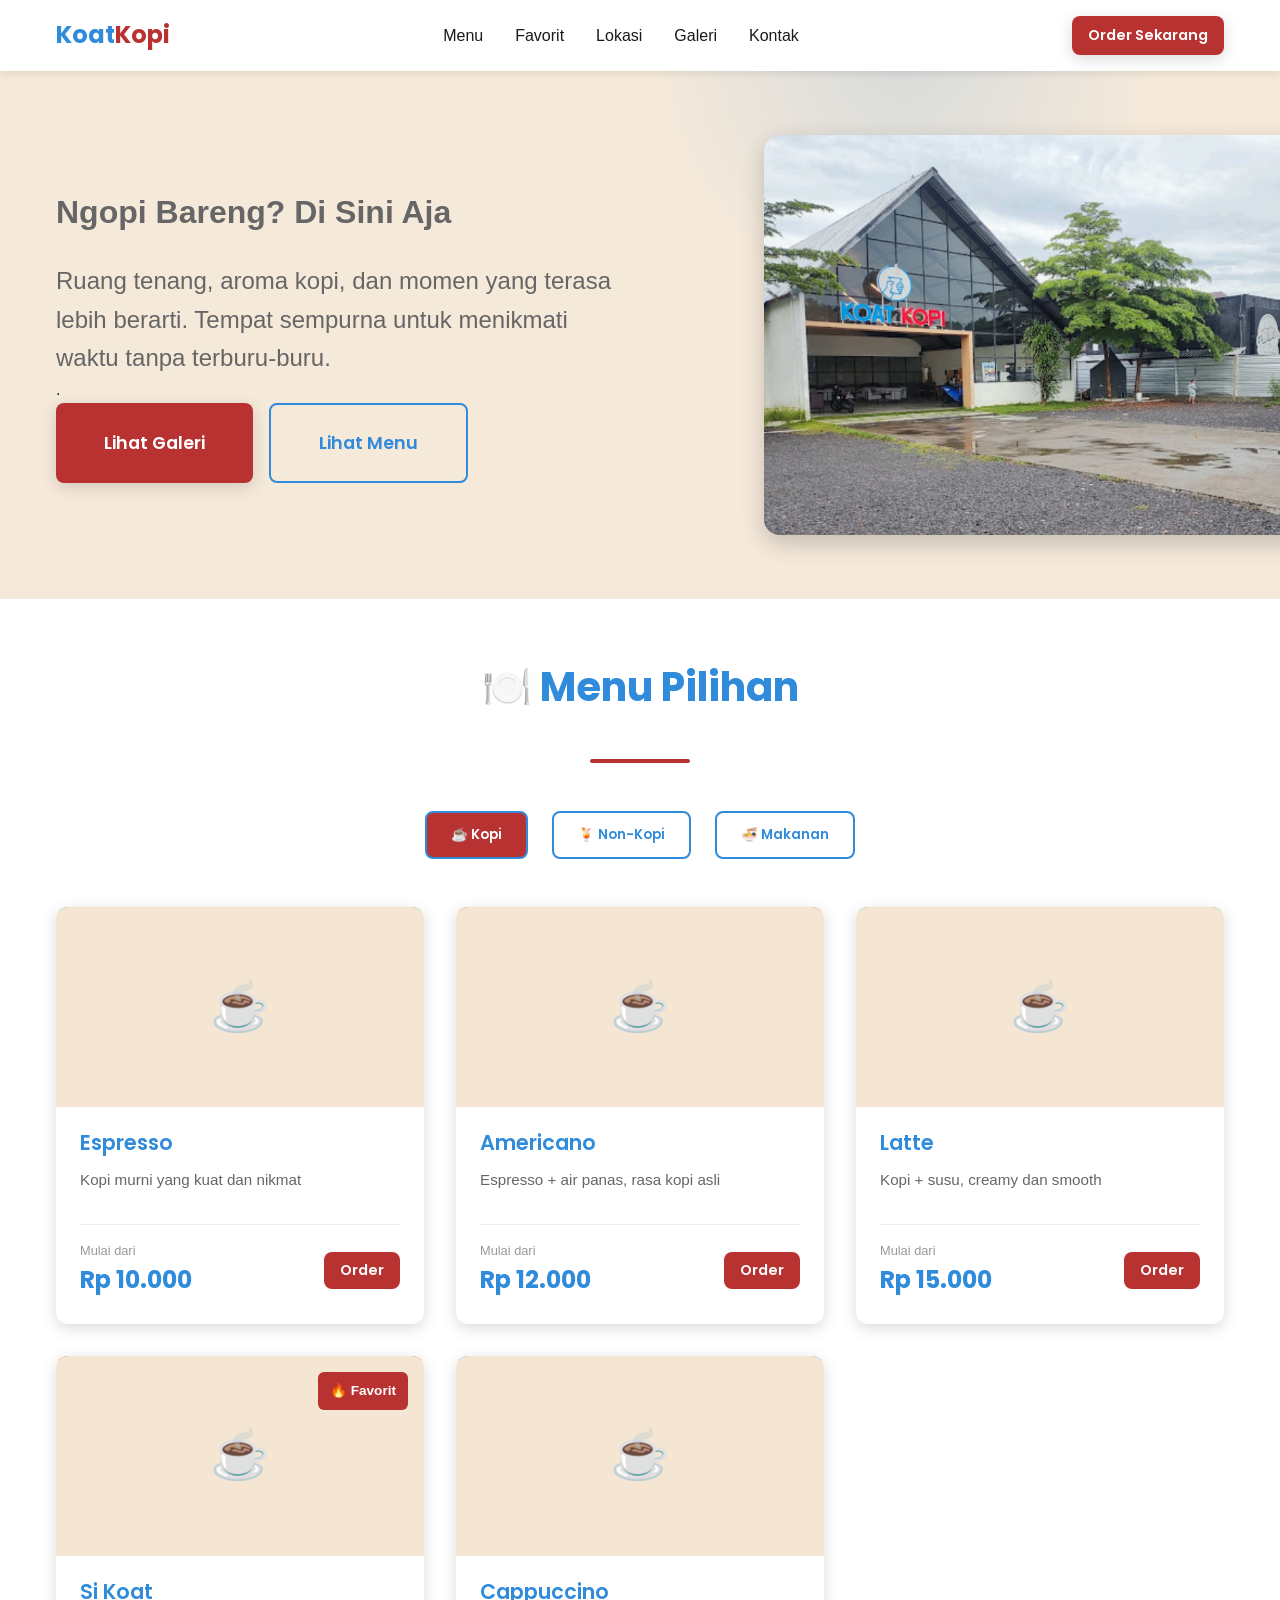
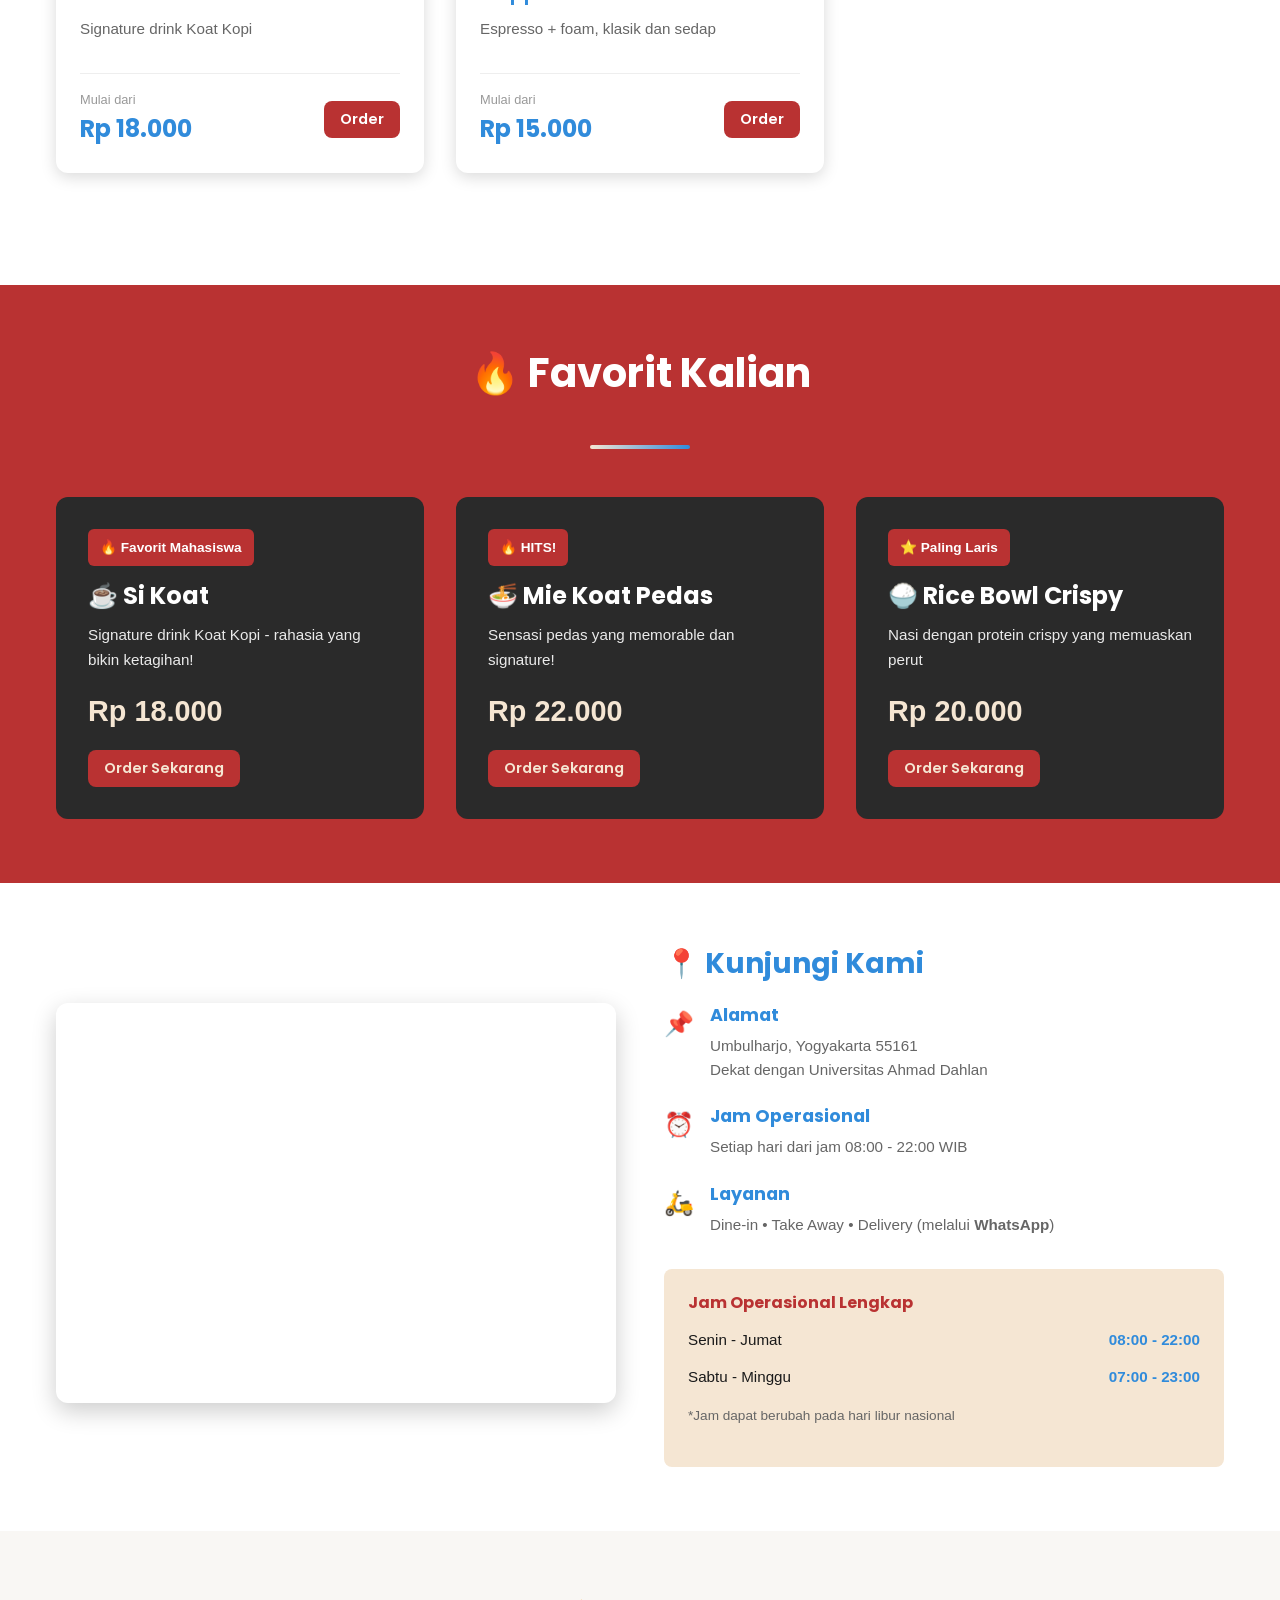
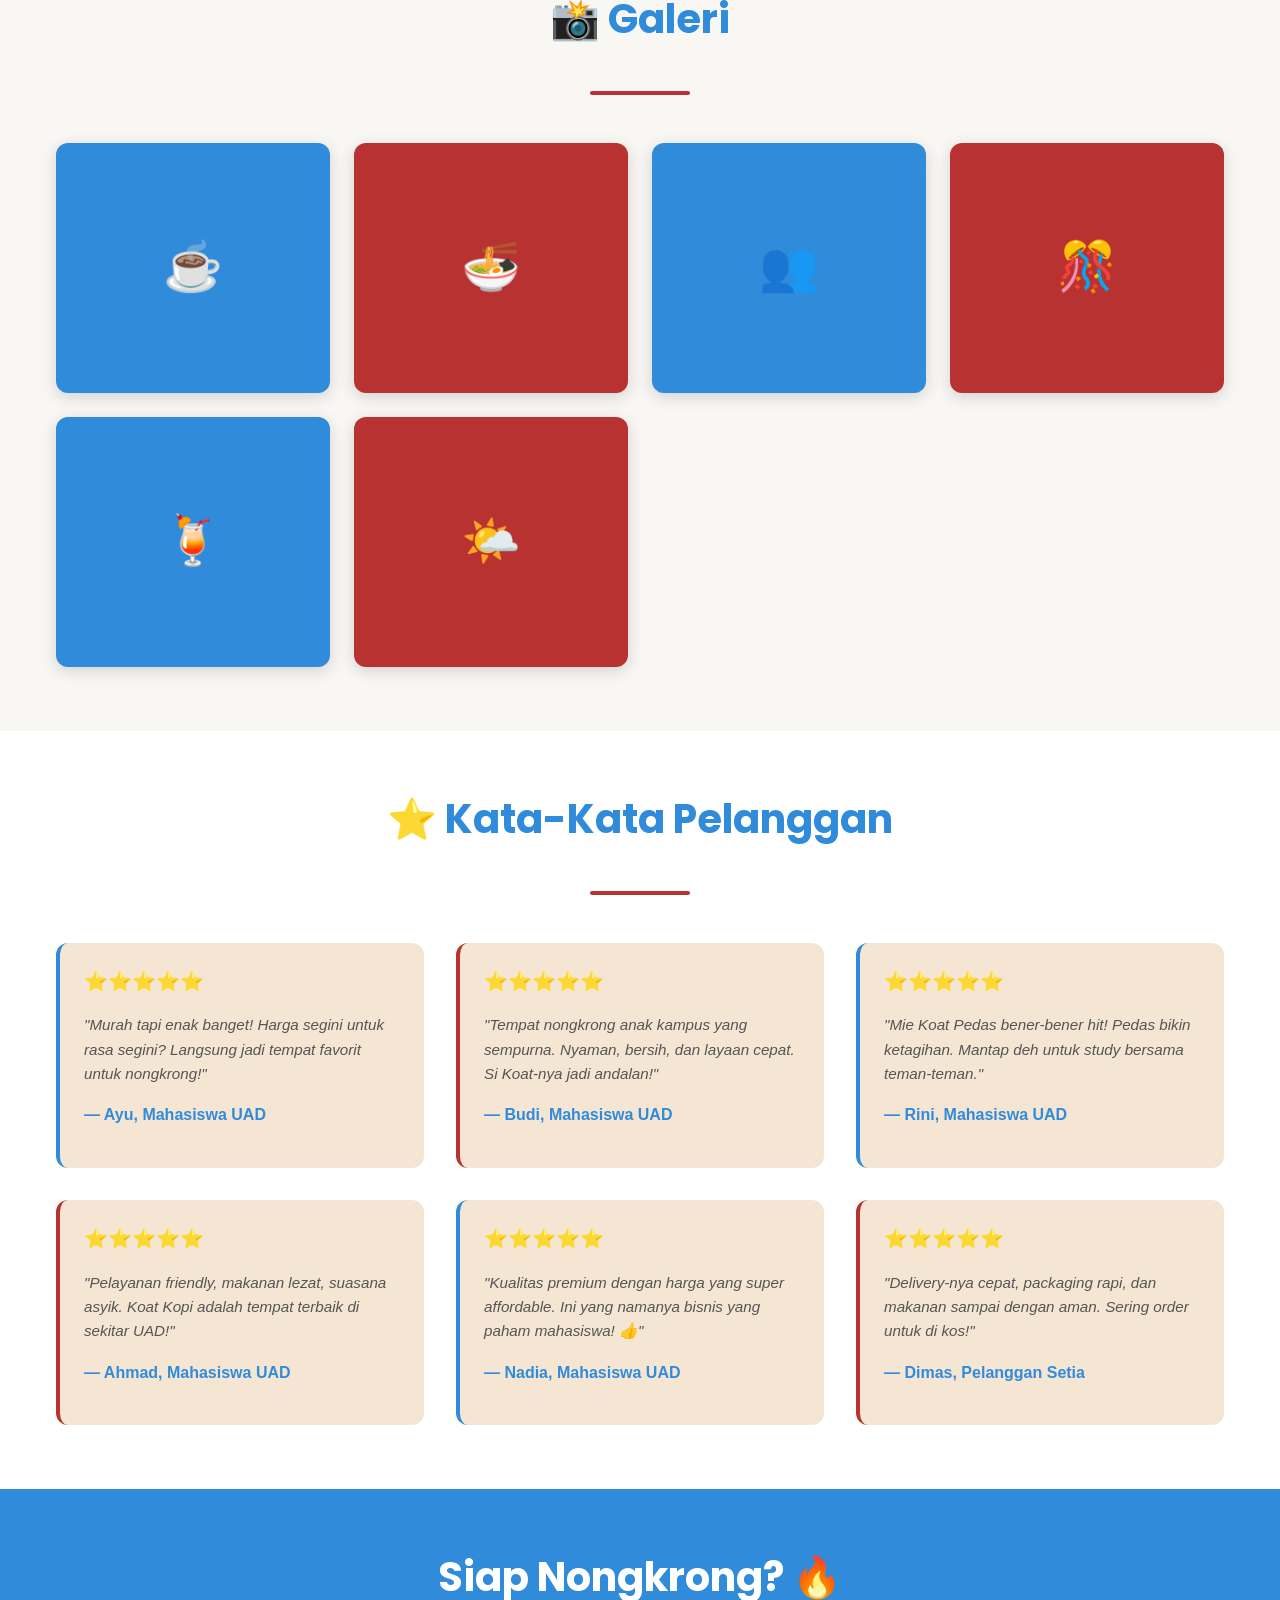
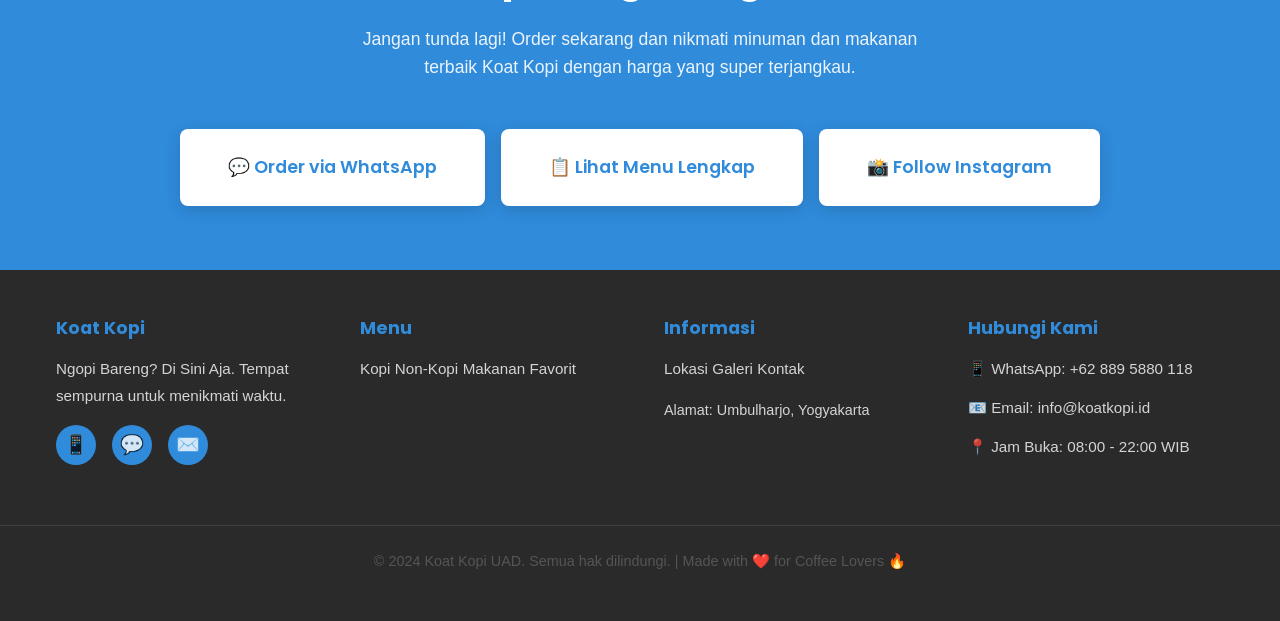
<file: index.html>
<!DOCTYPE html>
<html lang="id">

<head>
  <meta charset="UTF-8">
  <meta name="viewport" content="width=device-width, initial-scale=1.0">
  <meta name="description" content="Koat Kopi UAD - Ngopi Murah, Nongkrong Mewah. Mulai dari 10K aja! Di Umbulharjo, Jogja">
  <meta name="theme-color" content="#308BDB">
  <title>Koat Kopi UAD </title>

  <!-- Favicon -->
  <link rel="icon" type="image/x-icon" href="assets/images/logo.png">

  <!-- Fonts -->
  <link rel="preconnect" href="https://fonts.googleapis.com">
  <link rel="preconnect" href="https://fonts.gstatic.com" crossorigin>
  <link href="https://fonts.googleapis.com/css2?family=Poppins:wght@400;500;600;700&family=Montserrat:wght@700&display=swap" rel="stylesheet">

  <!-- Stylesheets -->
  <link rel="stylesheet" href="assets/css/style.css">
  <link rel="stylesheet" href="assets/css/responsive.css">
</head>

<body>
  <!-- Hidden elements untuk menyimpan nomor WhatsApp dan username Instagram -->
  <div id="whatsapp-number" style="display: none;">08895880118</div>
  <div id="instagram-username" style="display: none;">koatkopi</div>

  <!-- ================================
       NAVBAR / NAVIGATION
  ================================ -->
  <nav>
    <div class="container">
      <div class="navbar-brand">
        <a href="index.html">Koat<span>Kopi</span></a>
      </div>
      <ul class="navbar-menu">
        <li><a href="#menu-section">Menu</a></li>
        <li><a href="#bestseller-section">Favorit</a></li>
        <li><a href="#location-section">Lokasi</a></li>
        <li><a href="#gallery-section">Galeri</a></li>
        <li><a href="#contact-section">Kontak</a></li>
      </ul>
      <div class="navbar-cta">
        <a href="#contact-section" class="btn btn-primary btn-small">Order Sekarang</a>
      </div>
    </div>
  </nav>

  <!-- ================================
       HERO SECTION
  ================================ -->
  <section class="hero">
    <div class="container">
      <div class="hero-content">
        <p class="hero-subtitle">Ngopi Bareng? Di Sini Aja</p>
        <p1>Ruang tenang, aroma kopi, dan momen yang terasa lebih berarti. Tempat sempurna untuk menikmati waktu tanpa terburu-buru.</p1>
        <div>.</div>
        <div class="cta-buttons">
          <button href="#gallery-section" class="btn btn-primary btn-large" data-whatsapp data-message="Halo Koat Kopi, saya ingin memesan...">
            Lihat Galeri
          </button>
          <a href="#menu-section" class="btn btn-outline btn-large">Lihat Menu</a>
        </div>
      </div>
      <img src="assets/images/hero/home.png" class="hero-image">
    </div>
  </section>

  <!-- ================================
       MENU SECTION
  ================================ -->
  <section class="menu section" id="menu-section">
    <div class="container">
      <div class="section-title">
        <h2>🍽️ Menu Pilihan</h2>
      </div>

      <!-- Menu Category Buttons -->
      <div class="menu-categories">
        <button class="menu-category-btn" data-category="coffee">☕ Kopi</button>
        <button class="menu-category-btn" data-category="nonCoffee">🍹 Non-Kopi</button>
        <button class="menu-category-btn" data-category="food">🍜 Makanan</button>
      </div>

      <!-- Menu Items Container -->
      <div class="menu-items">
        <!-- Dynamically filled by menu.js -->
      </div>
    </div>
  </section>

  <!-- ================================
       BESTSELLER SECTION
  ================================ -->
  <section class="bestsellers section" id="bestseller-section">
    <div class="container">
      <div class="section-title">
        <h2>🔥 Favorit Kalian</h2>
      </div>
      <div class="bestseller-cards">
        <!-- Dynamically filled by menu.js -->
      </div>
    </div>
  </section>

  <!-- ================================
       LOCATION SECTION
  ================================ -->
  <section class="location section" id="location-section">
    <div class="container">
      <div>
        <iframe src="https://www.google.com/maps/embed?pb=!1m18!1m12!1m3!1d3952.6366017829478!2d110.3768565735801!3d-7.828231292192724!2m3!1f0!2f0!3f0!3m2!1i1024!2i768!4f13.1!3m3!1m2!1s0x2e7a57be8e763b1b%3A0xcff1bcfdaa62eb92!2sKoat%20Kopi%20UAD!5e0!3m2!1sid!2sid!4v1775135601154!5m2!1sid!2sid" width="600" height="450" style="border:0;" allowfullscreen="" loading="lazy" referrerpolicy="no-referrer-when-downgrade"
          id="google-map"
          class="location-map"
          data-lat="-7.7974"
          data-lng="110.3714"
          style="border: none;"
          allowfullscreen=""
          loading="lazy"
          referrerpolicy="no-referrer-when-downgrade">
        </iframe>
      </div>
      <div class="location-info">
        <h3>📍 Kunjungi Kami</h3>
        <div class="location-info-item">
          <div class="location-icon">📌</div>
          <div class="location-text">
            <h4>Alamat</h4>
            <p>Umbulharjo, Yogyakarta 55161<br>Dekat dengan Universitas Ahmad Dahlan</p>
          </div>
        </div>
        <div class="location-info-item">
          <div class="location-icon">⏰</div>
          <div class="location-text">
            <h4>Jam Operasional</h4>
            <p>Setiap hari dari jam 08:00 - 22:00 WIB</p>
          </div>
        </div>
        <div class="location-info-item">
          <div class="location-icon">🛵</div>
          <div class="location-text">
            <h4>Layanan</h4>
            <p>Dine-in • Take Away • Delivery (melalui <strong>WhatsApp</strong>)</p>
          </div>
        </div>

        <div class="location-hours">
          <h4>Jam Operasional Lengkap</h4>
          <div class="hours-list">
            <div class="hours-item">
              <span>Senin - Jumat</span>
              <strong>08:00 - 22:00</strong>
            </div>
            <div class="hours-item">
              <span>Sabtu - Minggu</span>
              <strong>07:00 - 23:00</strong>
            </div>
          </div>
          <p style="margin-top: 1rem; font-size: 0.85rem; color: #666;">*Jam dapat berubah pada hari libur nasional</p>
        </div>
      </div>
    </div>
  </section>

  <!-- ================================
       GALLERY SECTION
  ================================ -->
  <section class="gallery section" id="gallery-section">
    <div class="container">
      <div class="section-title">
        <h2>📸 Galeri</h2>
      </div>
      <div class="gallery-grid">
        <div class="gallery-item">☕</div>
        <div class="gallery-item">🍜</div>
        <div class="gallery-item">👥</div>
        <div class="gallery-item">🎊</div>
        <div class="gallery-item">🍹</div>
        <div class="gallery-item">🌤️</div>
      </div>
    </div>
  </section>

  <!-- ================================
       TESTIMONIAL SECTION
  ================================ -->
  <section class="testimonials section">
    <div class="container">
      <div class="section-title">
        <h2>⭐ Kata-Kata Pelanggan</h2>
      </div>
      <div class="testimonials-grid">
        <div class="testimonial-card">
          <div class="testimonial-rating">⭐⭐⭐⭐⭐</div>
          <p class="testimonial-text">"Murah tapi enak banget! Harga segini untuk rasa segini? Langsung jadi tempat favorit untuk nongkrong!"</p>
          <p class="testimonial-author">— Ayu, Mahasiswa UAD</p>
        </div>

        <div class="testimonial-card">
          <div class="testimonial-rating">⭐⭐⭐⭐⭐</div>
          <p class="testimonial-text">"Tempat nongkrong anak kampus yang sempurna. Nyaman, bersih, dan layaan cepat. Si Koat-nya jadi andalan!"</p>
          <p class="testimonial-author">— Budi, Mahasiswa UAD</p>
        </div>

        <div class="testimonial-card">
          <div class="testimonial-rating">⭐⭐⭐⭐⭐</div>
          <p class="testimonial-text">"Mie Koat Pedas bener-bener hit! Pedas bikin ketagihan. Mantap deh untuk study bersama teman-teman."</p>
          <p class="testimonial-author">— Rini, Mahasiswa UAD</p>
        </div>

        <div class="testimonial-card">
          <div class="testimonial-rating">⭐⭐⭐⭐⭐</div>
          <p class="testimonial-text">"Pelayanan friendly, makanan lezat, suasana asyik. Koat Kopi adalah tempat terbaik di sekitar UAD!"</p>
          <p class="testimonial-author">— Ahmad, Mahasiswa UAD</p>
        </div>

        <div class="testimonial-card">
          <div class="testimonial-rating">⭐⭐⭐⭐⭐</div>
          <p class="testimonial-text">"Kualitas premium dengan harga yang super affordable. Ini yang namanya bisnis yang paham mahasiswa! 👍"</p>
          <p class="testimonial-author">— Nadia, Mahasiswa UAD</p>
        </div>

        <div class="testimonial-card">
          <div class="testimonial-rating">⭐⭐⭐⭐⭐</div>
          <p class="testimonial-text">"Delivery-nya cepat, packaging rapi, dan makanan sampai dengan aman. Sering order untuk di kos!"</p>
          <p class="testimonial-author">— Dimas, Pelanggan Setia</p>
        </div>
      </div>
    </div>
  </section>

  <!-- ================================
       CTA SECTION
  ================================ -->
  <section class="cta section" id="contact-section">
    <div class="container">
      <h2>Siap Nongkrong? 🔥</h2>
      <p>Jangan tunda lagi! Order sekarang dan nikmati minuman dan makanan terbaik Koat Kopi dengan harga yang super terjangkau.</p>
      <div class="cta-buttons">
        <button type="button" class="btn btn-primary btn-large" data-whatsapp data-message="Halo Koat Kopi! Saya ingin memesan...">
          <a href="https://api.whatsapp.com/send/?phone=628895880118">💬 Order via WhatsApp</a>
        </button>
        <a href="#menu-section" class="btn btn-primary btn-large">
          📋 Lihat Menu Lengkap
        </a>
        <button type="button" class="btn btn-primary btn-large" data-instagram="koatkopi">
          <a href="https://www.instagram.com/koatkopi">📸 Follow Instagram</a>
        </button>
      </div>
    </div>
  </section>

  <!-- ================================
       FOOTER
  ================================ -->
  <footer>
    <div class="container">
      <div class="footer-section">
        <h4>Koat Kopi</h4>
        <p>Ngopi Bareng? Di Sini Aja. Tempat sempurna untuk menikmati waktu.</p>
        <div class="footer-social">
          <a href="https://www.instagram.com/koatkopi" data-instagram title="Instagram">📱</a>
          <a href="https://wa.me/628895880118" data-whatsapp title="WhatsApp">💬</a>
          <a href="mailto:info@koatkopi.id" title="Email">✉️</a>
        </div>
      </div>

      <div class="footer-section">
        <h4>Menu</h4>
        <a href="#menu-section">Kopi</a>
        <a href="#menu-section">Non-Kopi</a>
        <a href="#menu-section">Makanan</a>
        <a href="#bestseller-section">Favorit</a>
      </div>

      <div class="footer-section">
        <h4>Informasi</h4>
        <a href="#location-section">Lokasi</a>
        <a href="#gallery-section">Galeri</a>
        <a href="#contact-section">Kontak</a>
        <p style="margin-top: 1rem; font-size: 0.9rem;">Alamat: Umbulharjo, Yogyakarta</p>
      </div>

      <div class="footer-section">
        <h4>Hubungi Kami</h4>
        <p>📱 WhatsApp: <a href="https://wa.me/628895880118">+62 889 5880 118</a></p>
        <p>📧 Email: <a href="mailto:info@koatkopi.id">info@koatkopi.id</a></p>
        <p>📍 Jam Buka: 08:00 - 22:00 WIB</p>
      </div>
    </div>

    <div class="footer-bottom">
      <p>&copy; 2024 Koat Kopi UAD. Semua hak dilindungi. | Made with ❤️ for Coffee Lovers 🔥</p>
    </div>
  </footer>

  <!-- Scroll to Top Button -->
  <button class="scroll-to-top" style="display: none; position: fixed; bottom: 30px; right: 30px; width: 50px; height: 50px; background-color: #6F4E37; color: white; border: none; border-radius: 50%; font-size: 1.5rem; cursor: pointer; box-shadow: 0 4px 12px rgba(0,0,0,0.2); z-index: 999;">
    ⬆️
  </button>

  <!-- Scripts -->
  <script src="assets/js/main.js"></script>
  <script src="assets/js/menu.js"></script>

  <!-- Google Analytics (Optional) -->
  <!-- Add your tracking ID here -->
</body>

</html>
</file>
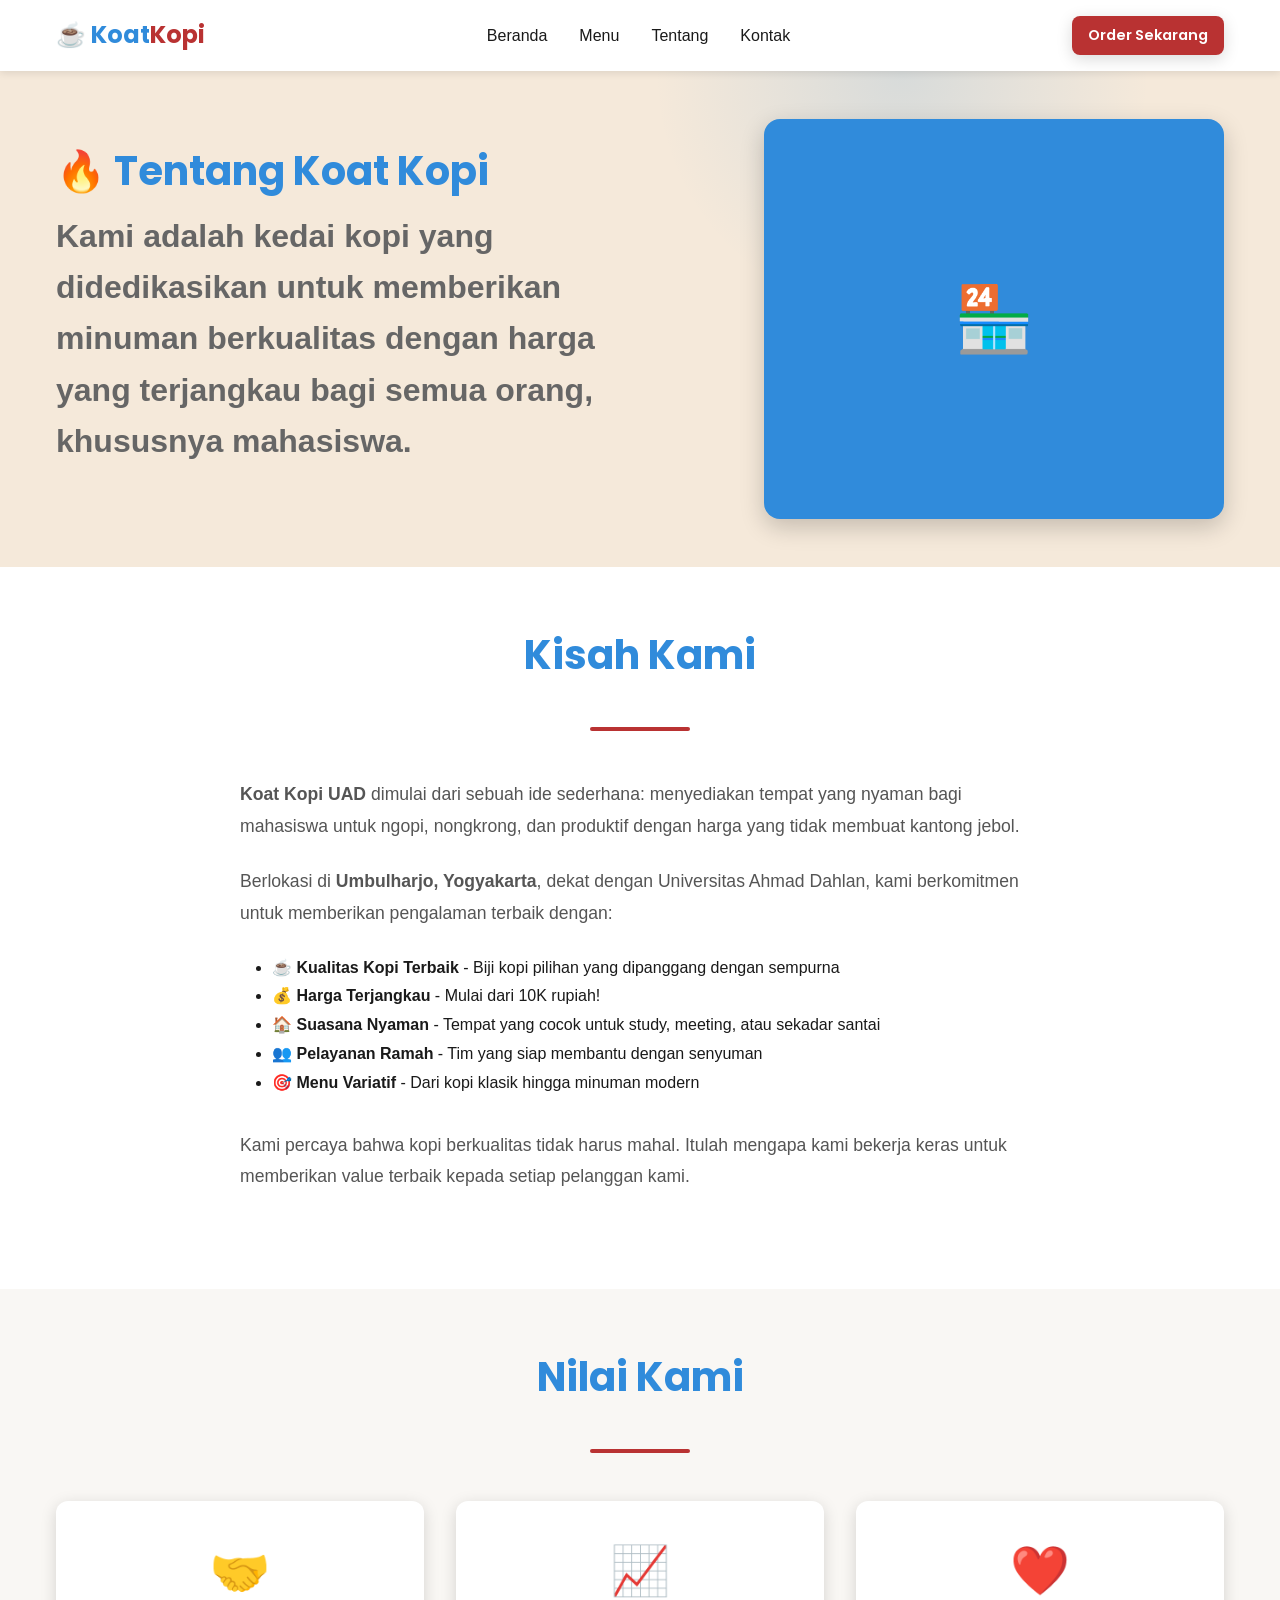
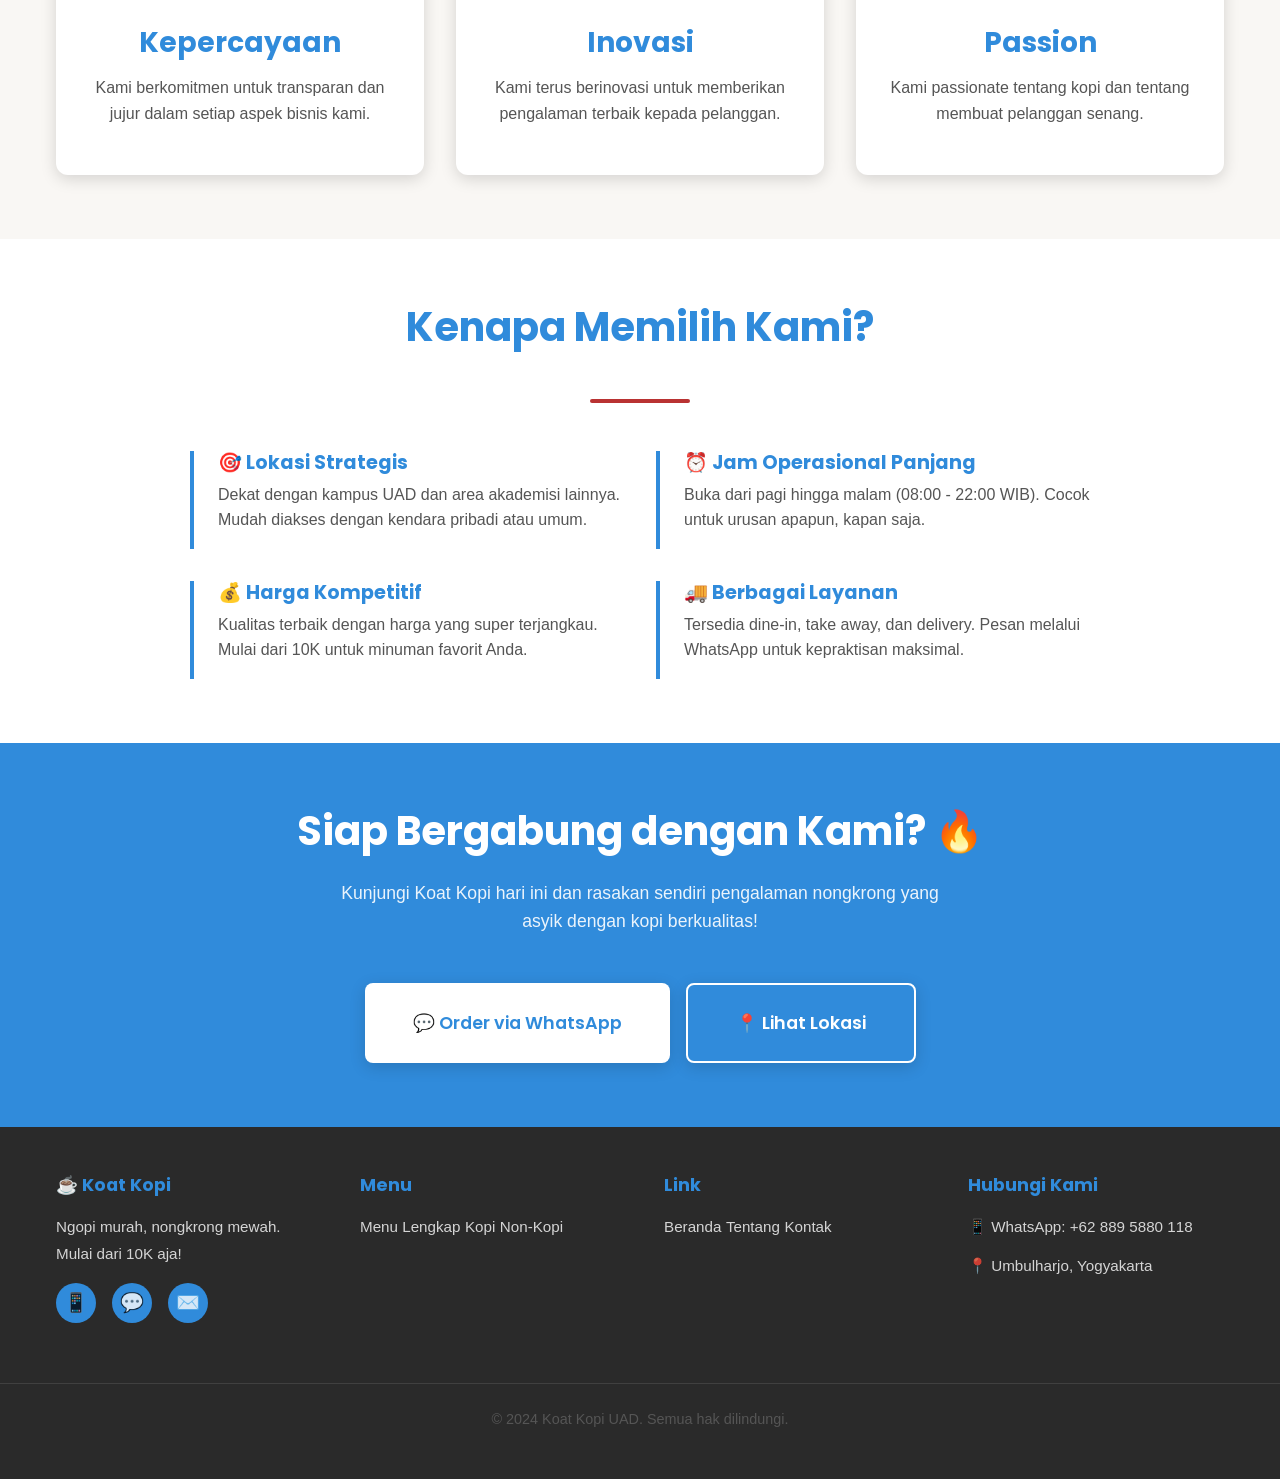
<file: about.html>
<!DOCTYPE html>
<html lang="id">

<head>
  <meta charset="UTF-8">
  <meta name="viewport" content="width=device-width, initial-scale=1.0">
  <meta name="description" content="Tentang Koat Kopi UAD - Kedai kopi murah yang asyik untuk mahasiswa">
  <title>Tentang Kami | Koat Kopi UAD</title>
  <link rel="icon" type="image/x-icon" href="assets/images/logo.png">
  <link rel="preconnect" href="https://fonts.googleapis.com">
  <link rel="preconnect" href="https://fonts.gstatic.com" crossorigin>
  <link href="https://fonts.googleapis.com/css2?family=Poppins:wght@400;500;600;700&family=Montserrat:wght@700&display=swap" rel="stylesheet">
  <link rel="stylesheet" href="assets/css/style.css">
  <link rel="stylesheet" href="assets/css/responsive.css">
</head>

<body>
  <!-- Hidden elements untuk menyimpan nomor WhatsApp dan username Instagram -->
  <div id="whatsapp-number" style="display: none;">08895880118</div>
  <div id="instagram-username" style="display: none;">koatkopi</div>

  <!-- Navigation -->
  <nav>
    <div class="container">
      <div class="navbar-brand">
        ☕ Koat<span>Kopi</span>
      </div>
      <ul class="navbar-menu">
        <li><a href="index.html">Beranda</a></li>
        <li><a href="menu.html">Menu</a></li>
        <li><a href="#about-section">Tentang</a></li>
        <li><a href="contact.html">Kontak</a></li>
      </ul>
      <div class="navbar-cta">
        <button class="mobile-toggle">☰</button>
        <a href="contact.html" class="btn btn-primary btn-small">Order Sekarang</a>
      </div>
    </div>
  </nav>

  <!-- Hero Section -->
  <section class="hero" style="padding: 3rem 0;">
    <div class="container">
      <div class="hero-content">
        <h1 style="font-size: 2.5rem;">🔥 Tentang Koat Kopi</h1>
        <p>Kami adalah kedai kopi yang didedikasikan untuk memberikan minuman berkualitas dengan harga yang terjangkau bagi semua orang, khususnya mahasiswa.</p>
      </div>
      <div class="hero-image">🏪</div>
    </div>
  </section>

  <!-- About Section -->
  <section class="section" id="about-section" style="background-color: white;">
    <div class="container">
      <div class="section-title">
        <h2>Kisah Kami</h2>
      </div>

      <div style="max-width: 800px; margin: 0 auto; line-height: 1.8;">
        <p style="font-size: 1.1rem; margin-bottom: 1.5rem;">
          <strong>Koat Kopi UAD</strong> dimulai dari sebuah ide sederhana: menyediakan tempat yang nyaman bagi mahasiswa untuk ngopi, nongkrong, dan produktif dengan harga yang tidak membuat kantong jebol.
        </p>

        <p style="font-size: 1.1rem; margin-bottom: 1.5rem;">
          Berlokasi di <strong>Umbulharjo, Yogyakarta</strong>, dekat dengan Universitas Ahmad Dahlan, kami berkomitmen untuk memberikan pengalaman terbaik dengan:
        </p>

        <ul style="font-size: 1rem; margin-left: 2rem; margin-bottom: 2rem;">
          <li>☕ <strong>Kualitas Kopi Terbaik</strong> - Biji kopi pilihan yang dipanggang dengan sempurna</li>
          <li>💰 <strong>Harga Terjangkau</strong> - Mulai dari 10K rupiah!</li>
          <li>🏠 <strong>Suasana Nyaman</strong> - Tempat yang cocok untuk study, meeting, atau sekadar santai</li>
          <li>👥 <strong>Pelayanan Ramah</strong> - Tim yang siap membantu dengan senyuman</li>
          <li>🎯 <strong>Menu Variatif</strong> - Dari kopi klasik hingga minuman modern</li>
        </ul>

        <p style="font-size: 1.1rem; margin-bottom: 2rem;">
          Kami percaya bahwa kopi berkualitas tidak harus mahal. Itulah mengapa kami bekerja keras untuk memberikan value terbaik kepada setiap pelanggan kami.
        </p>
      </div>
    </div>
  </section>

  <!-- Values Section -->
  <section class="section" style="background-color: var(--color-light);">
    <div class="container">
      <div class="section-title">
        <h2>Nilai Kami</h2>
      </div>

      <div style="display: grid; grid-template-columns: repeat(auto-fit, minmax(250px, 1fr)); gap: 2rem;">
        <div style="background: white; padding: 2rem; border-radius: 12px; text-align: center; box-shadow: var(--shadow-md);">
          <div style="font-size: 3rem; margin-bottom: 1rem;">🤝</div>
          <h3 style="color: var(--color-coffee); margin-bottom: 1rem;">Kepercayaan</h3>
          <p>Kami berkomitmen untuk transparan dan jujur dalam setiap aspek bisnis kami.</p>
        </div>

        <div style="background: white; padding: 2rem; border-radius: 12px; text-align: center; box-shadow: var(--shadow-md);">
          <div style="font-size: 3rem; margin-bottom: 1rem;">📈</div>
          <h3 style="color: var(--color-coffee); margin-bottom: 1rem;">Inovasi</h3>
          <p>Kami terus berinovasi untuk memberikan pengalaman terbaik kepada pelanggan.</p>
        </div>

        <div style="background: white; padding: 2rem; border-radius: 12px; text-align: center; box-shadow: var(--shadow-md);">
          <div style="font-size: 3rem; margin-bottom: 1rem;">❤️</div>
          <h3 style="color: var(--color-coffee); margin-bottom: 1rem;">Passion</h3>
          <p>Kami passionate tentang kopi dan tentang membuat pelanggan senang.</p>
        </div>
      </div>
    </div>
  </section>

  <!-- Why Choose Us Section -->
  <section class="section" style="background-color: white;">
    <div class="container">
      <div class="section-title">
        <h2>Kenapa Memilih Kami?</h2>
      </div>

      <div style="max-width: 900px; margin: 0 auto;">
        <div style="display: grid; grid-template-columns: 1fr 1fr; gap: 2rem;">
          <div style="border-left: 4px solid var(--color-coffee); padding-left: 1.5rem;">
            <h4 style="color: var(--color-coffee); font-size: 1.2rem; margin-bottom: 0.5rem;">🎯 Lokasi Strategis</h4>
            <p>Dekat dengan kampus UAD dan area akademisi lainnya. Mudah diakses dengan kendara pribadi atau umum.</p>
          </div>

          <div style="border-left: 4px solid var(--color-blue); padding-left: 1.5rem;">
            <h4 style="color: var(--color-blue); font-size: 1.2rem; margin-bottom: 0.5rem;">⏰ Jam Operasional Panjang</h4>
            <p>Buka dari pagi hingga malam (08:00 - 22:00 WIB). Cocok untuk urusan apapun, kapan saja.</p>
          </div>

          <div style="border-left: 4px solid var(--color-coffee); padding-left: 1.5rem;">
            <h4 style="color: var(--color-coffee); font-size: 1.2rem; margin-bottom: 0.5rem;">💰 Harga Kompetitif</h4>
            <p>Kualitas terbaik dengan harga yang super terjangkau. Mulai dari 10K untuk minuman favorit Anda.</p>
          </div>

          <div style="border-left: 4px solid var(--color-blue); padding-left: 1.5rem;">
            <h4 style="color: var(--color-blue); font-size: 1.2rem; margin-bottom: 0.5rem;">🚚 Berbagai Layanan</h4>
            <p>Tersedia dine-in, take away, dan delivery. Pesan melalui WhatsApp untuk kepraktisan maksimal.</p>
          </div>
        </div>
      </div>
    </div>
  </section>

  <!-- CTA Section -->
  <section class="cta section">
    <div class="container">
      <h2>Siap Bergabung dengan Kami? 🔥</h2>
      <p>Kunjungi Koat Kopi hari ini dan rasakan sendiri pengalaman nongkrong yang asyik dengan kopi berkualitas!</p>
      <div class="cta-buttons">
        <button type="button" class="btn btn-primary btn-large" data-whatsapp data-message="Halo Koat Kopi! Saya ingin memesan...">
          💬 Order via WhatsApp
        </button>
        <a href="contact.html" class="btn btn-primary btn-large" style="background-color: transparent; color: white; border: 2px solid white;">
          📍 Lihat Lokasi
        </a>
      </div>
    </div>
  </section>

  <!-- Footer -->
  <footer>
    <div class="container">
      <div class="footer-section">
        <h4>☕ Koat Kopi</h4>
        <p>Ngopi murah, nongkrong mewah. Mulai dari 10K aja!</p>
        <div class="footer-social">
          <a href="#" data-instagram title="Instagram">📱</a>
          <a href="#" data-whatsapp title="WhatsApp">💬</a>
          <a href="#" title="Email">✉️</a>
        </div>
      </div>

      <div class="footer-section">
        <h4>Menu</h4>
        <a href="menu.html">Menu Lengkap</a>
        <a href="menu.html">Kopi</a>
        <a href="menu.html">Non-Kopi</a>
      </div>

      <div class="footer-section">
        <h4>Link</h4>
        <a href="index.html">Beranda</a>
        <a href="about.html">Tentang</a>
        <a href="contact.html">Kontak</a>
      </div>

      <div class="footer-section">
        <h4>Hubungi Kami</h4>
        <p>📱 WhatsApp: <a href="https://wa.me/628895880118">+62 889 5880 118</a></p>
        <p>📍 Umbulharjo, Yogyakarta</p>
      </div>
    </div>

    <div class="footer-bottom">
      <p>&copy; 2024 Koat Kopi UAD. Semua hak dilindungi.</p>
    </div>
  </footer>

  <button class="scroll-to-top" style="display: none; position: fixed; bottom: 30px; right: 30px; width: 50px; height: 50px; background-color: #6F4E37; color: white; border: none; border-radius: 50%; font-size: 1.5rem; cursor: pointer; box-shadow: 0 4px 12px rgba(0,0,0,0.2); z-index: 999;">
    ⬆️
  </button>

  <script src="assets/js/main.js"></script>
  <script src="assets/js/menu.js"></script>
</body>

</html>
</file>
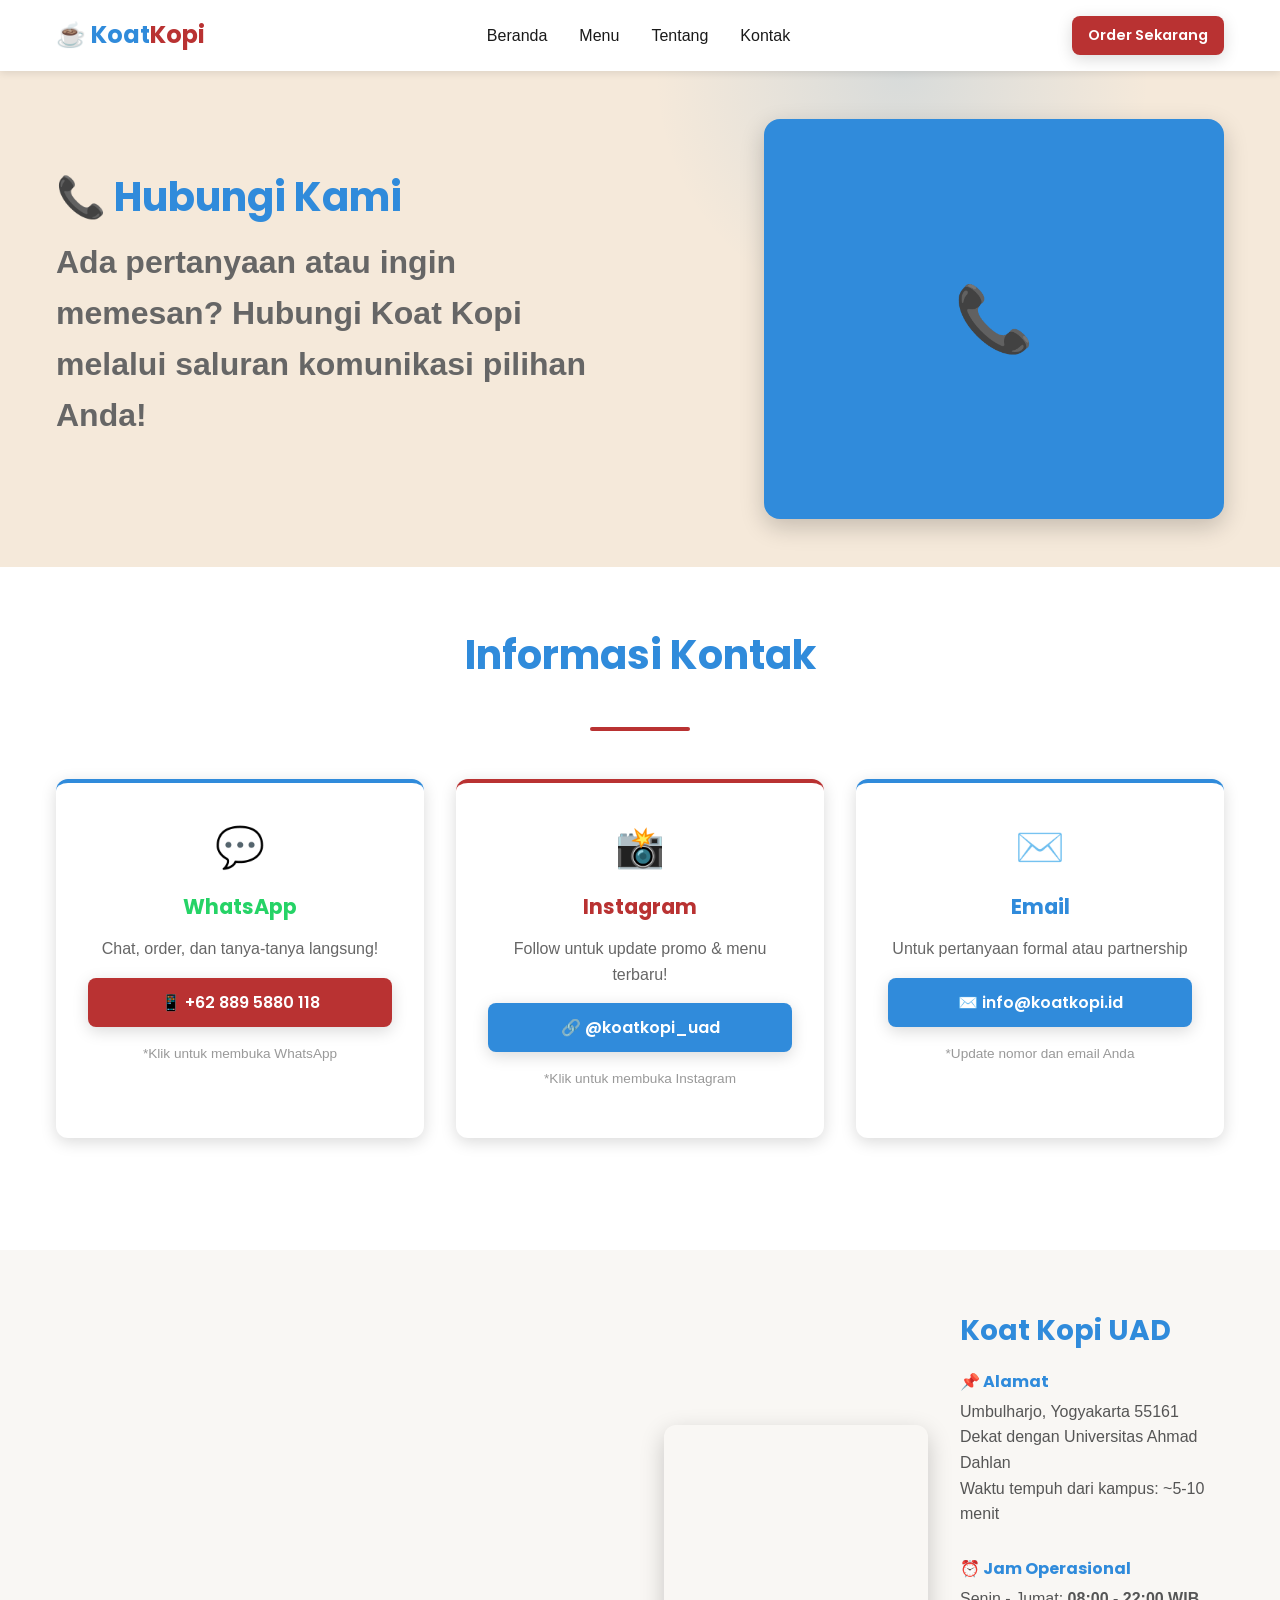
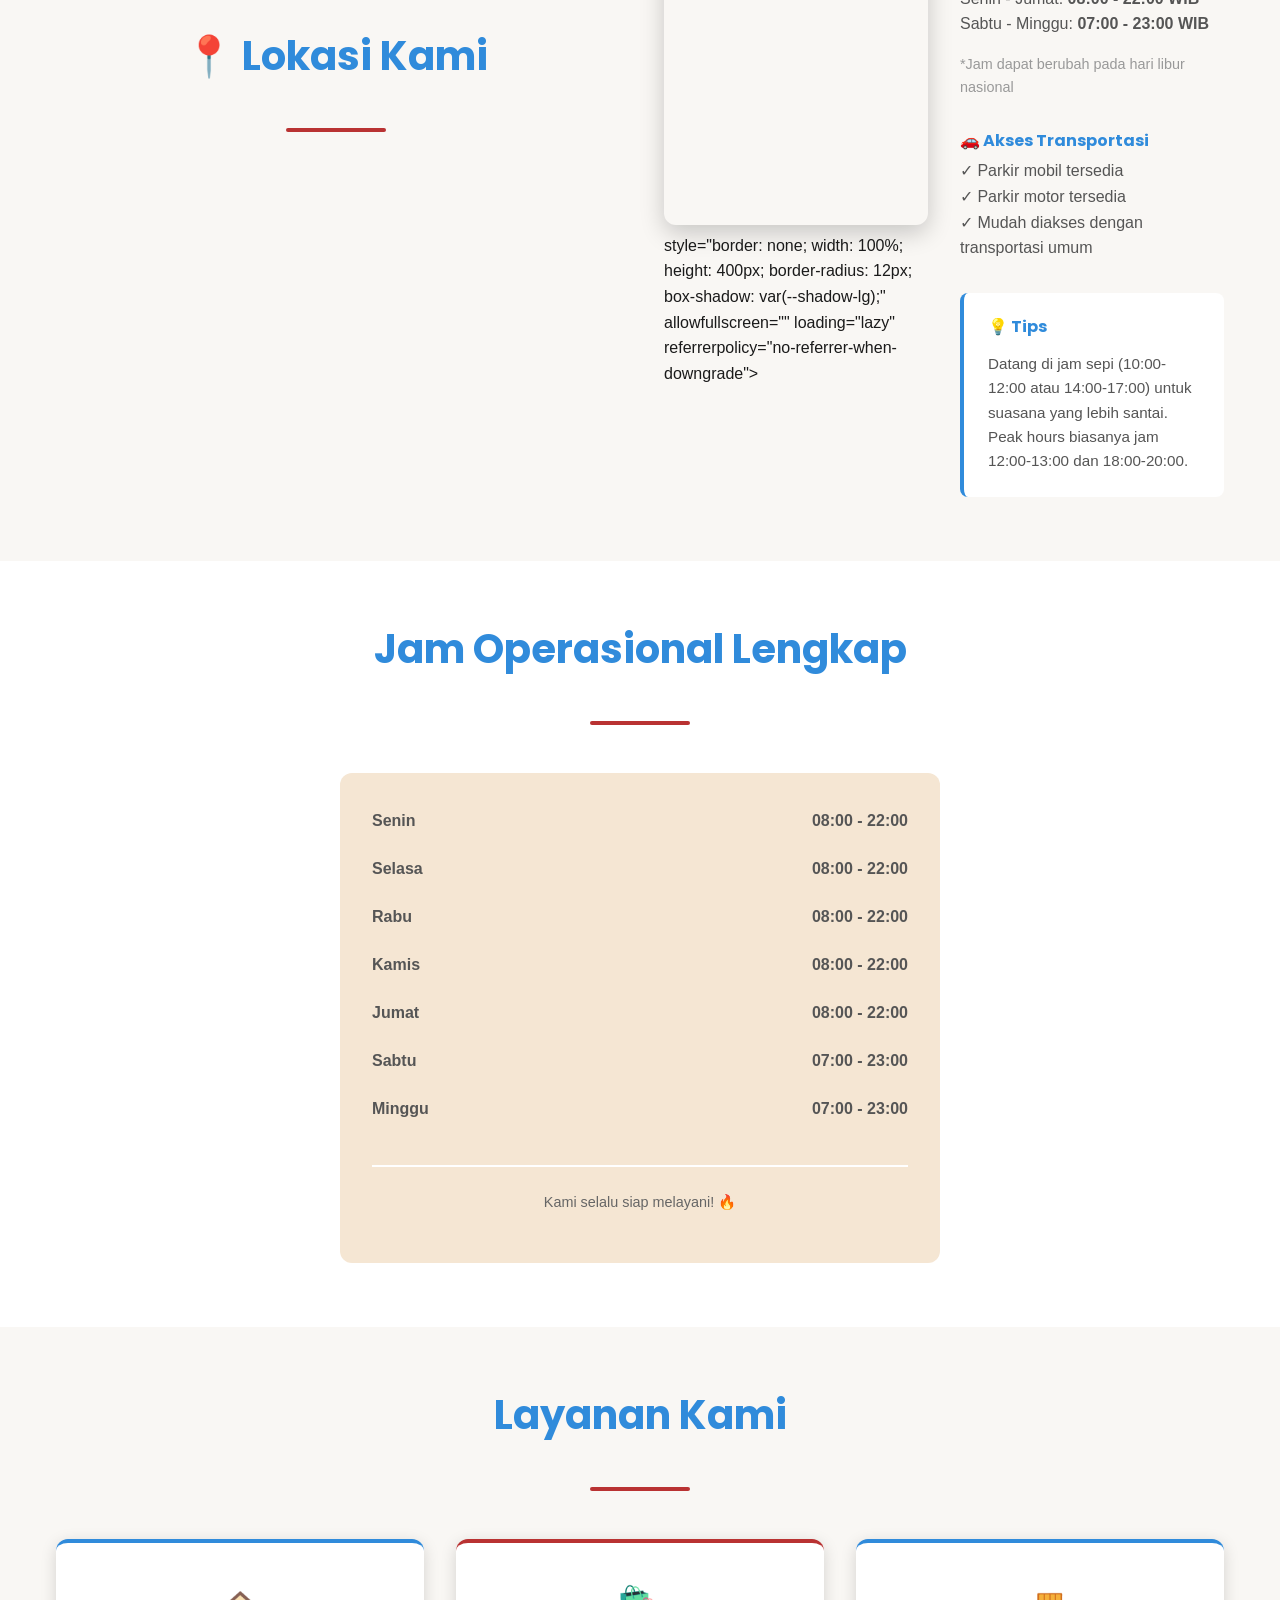
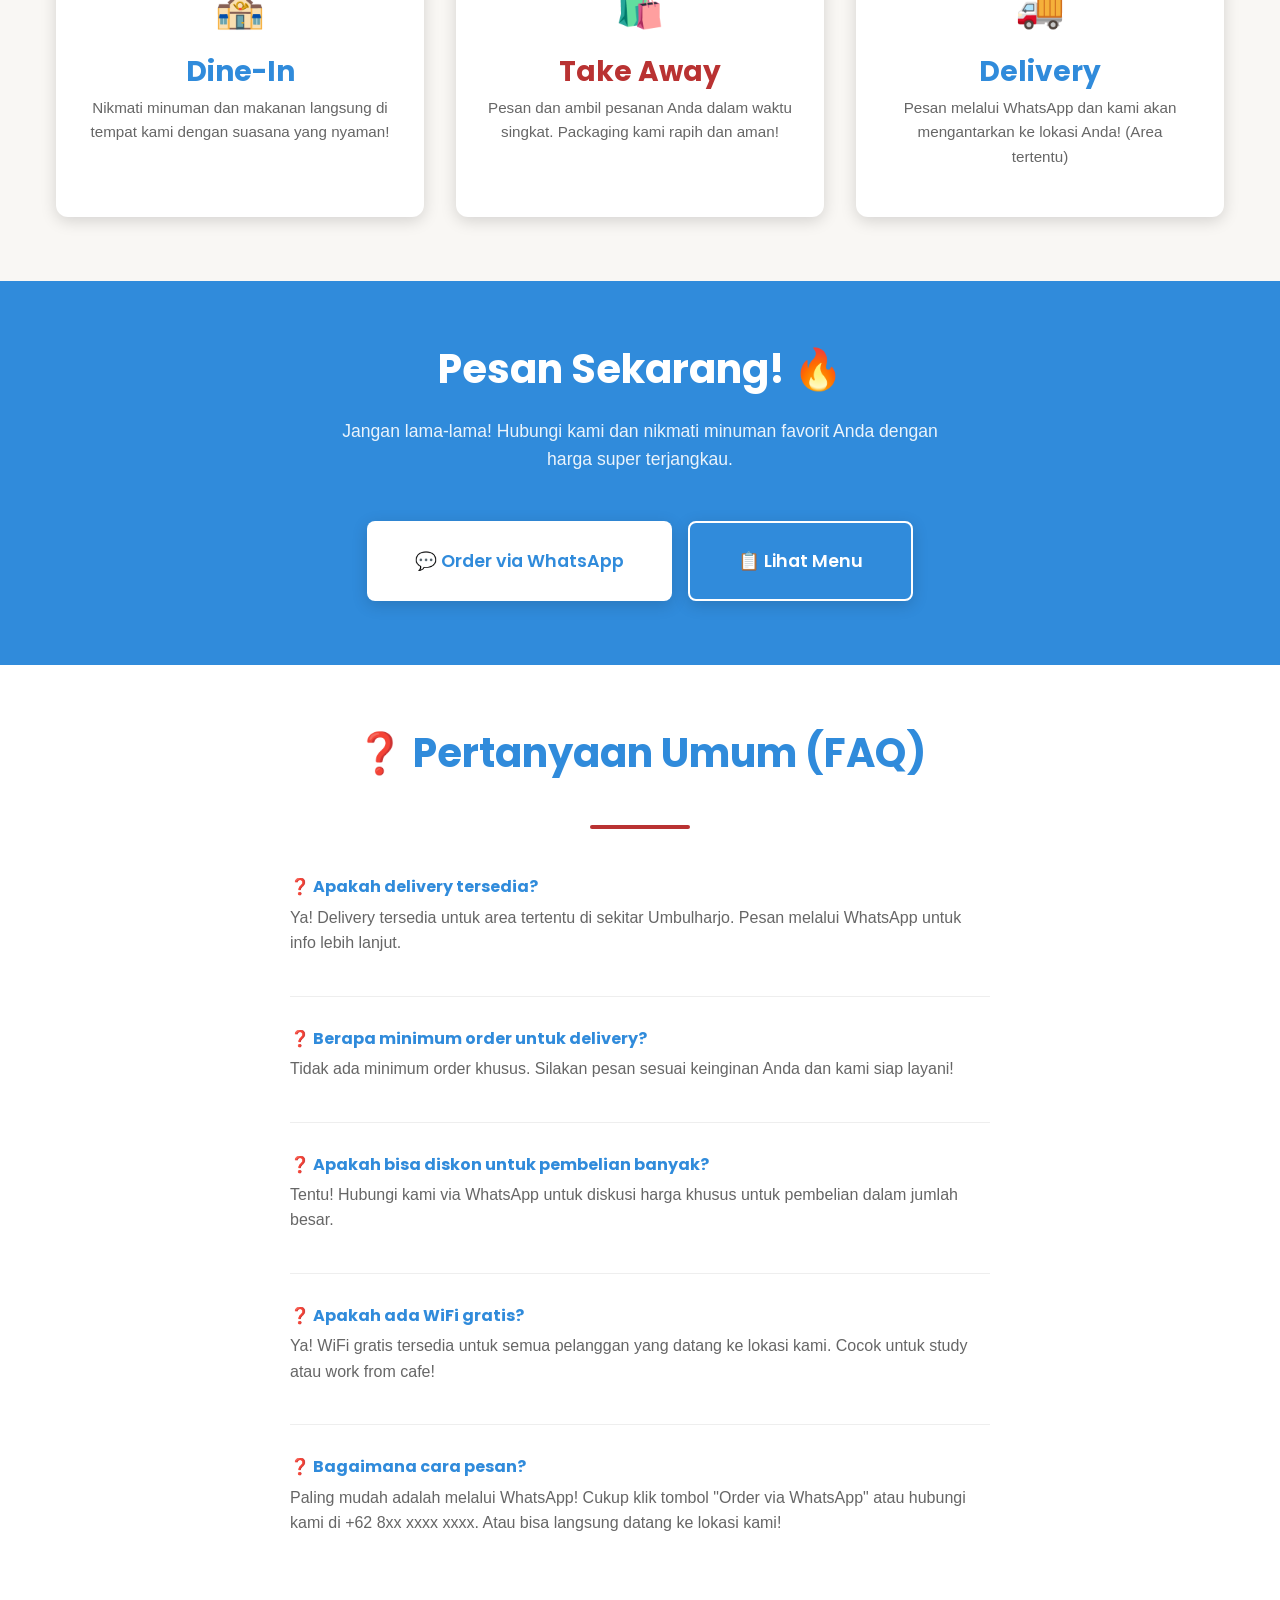
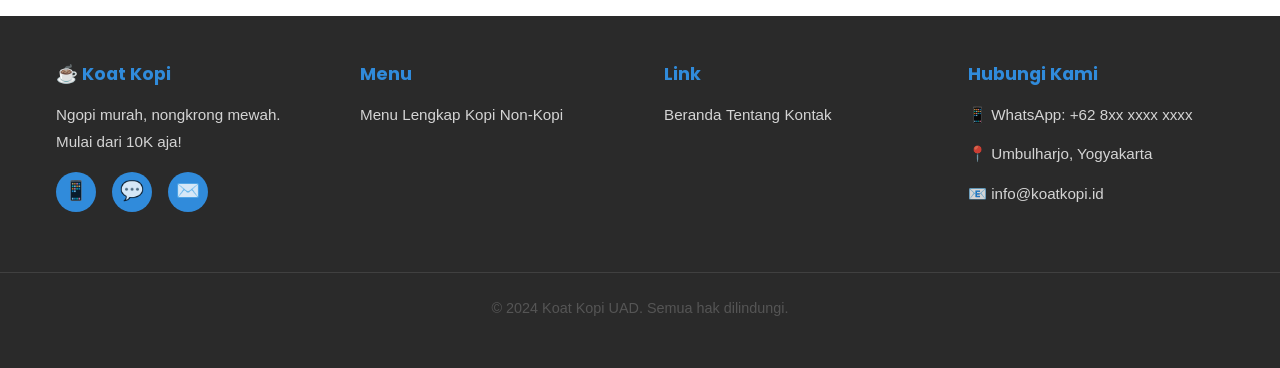
<file: contact.html>
<!DOCTYPE html>
<html lang="id">

<head>
  <meta charset="UTF-8">
  <meta name="viewport" content="width=device-width, initial-scale=1.0">
  <meta name="description" content="Hubungi Koat Kopi UAD - Lokasi, jam operasional, dan cara order">
  <title>Kontak | Koat Kopi UAD</title>
  <link rel="icon" type="image/x-icon" href="assets/images/logo.png">
  <link rel="preconnect" href="https://fonts.googleapis.com">
  <link rel="preconnect" href="https://fonts.gstatic.com" crossorigin>
  <link href="https://fonts.googleapis.com/css2?family=Poppins:wght@400;500;600;700&family=Montserrat:wght@700&display=swap" rel="stylesheet">
  <link rel="stylesheet" href="assets/css/style.css">
  <link rel="stylesheet" href="assets/css/responsive.css">
</head>

<body>
  <!-- Hidden elements untuk menyimpan nomor WhatsApp dan username Instagram -->
  <div id="whatsapp-number" style="display: none;">08895880118</div>
  <div id="instagram-username" style="display: none;">koatkopi</div>

  <!-- Navigation -->
  <nav>
    <div class="container">
      <div class="navbar-brand">
        ☕ Koat<span>Kopi</span>
      </div>
      <ul class="navbar-menu">
        <li><a href="index.html">Beranda</a></li>
        <li><a href="menu.html">Menu</a></li>
        <li><a href="about.html">Tentang</a></li>
        <li><a href="#contact-section">Kontak</a></li>
      </ul>
      <div class="navbar-cta">
        <button class="mobile-toggle">☰</button>
        <a href="#contact-section" class="btn btn-primary btn-small">Order Sekarang</a>
      </div>
    </div>
  </nav>

  <!-- Hero Section -->
  <section class="hero" style="padding: 3rem 0;">
    <div class="container">
      <div class="hero-content">
        <h1 style="font-size: 2.5rem;">📞 Hubungi Kami</h1>
        <p>Ada pertanyaan atau ingin memesan? Hubungi Koat Kopi melalui saluran komunikasi pilihan Anda!</p>
      </div>
      <div class="hero-image">📞</div>
    </div>
  </section>

  <!-- Contact Section -->
  <section class="section" id="contact-section" style="background-color: white;">
    <div class="container">
      <div class="section-title">
        <h2>Informasi Kontak</h2>
      </div>

      <div style="display: grid; grid-template-columns: repeat(auto-fit, minmax(250px, 1fr)); gap: 2rem; margin-bottom: 3rem;">
        <!-- WhatsApp Card -->
        <div style="background: white; padding: 2rem; border-radius: 12px; box-shadow: var(--shadow-md); border-top: 4px solid #308BDB;">
          <div style="font-size: 2.5rem; margin-bottom: 1rem; text-align: center;">💬</div>
          <h3 style="color: #25D366; text-align: center; margin-bottom: 1rem; font-size: 1.3rem;">WhatsApp</h3>
          <p style="text-align: center; margin-bottom: 1rem; font-size: 1rem; color: #666;">Chat, order, dan tanya-tanya langsung!</p>
          <button data-whatsapp class="btn btn-primary" style="width: 100%; text-align: center; display: block;">
            📱 +62 889 5880 118
          </button>
          <p style="text-align: center; font-size: 0.85rem; color: #999; margin-top: 1rem;">*Klik untuk membuka WhatsApp</p>
        </div>

        <!-- Instagram Card -->
        <div style="background: white; padding: 2rem; border-radius: 12px; box-shadow: var(--shadow-md); border-top: 4px solid #B93232;">
          <div style="font-size: 2.5rem; margin-bottom: 1rem; text-align: center;">📸</div>
          <h3 style="color: #B93232; text-align: center; margin-bottom: 1rem; font-size: 1.3rem;">Instagram</h3>
          <p style="text-align: center; margin-bottom: 1rem; font-size: 1rem; color: #666;">Follow untuk update promo & menu terbaru!</p>
          <button data-instagram class="btn btn-secondary" style="width: 100%; text-align: center; display: block;">
            🔗 @koatkopi_uad
          </button>
          <p style="text-align: center; font-size: 0.85rem; color: #999; margin-top: 1rem;">*Klik untuk membuka Instagram</p>
        </div>

        <!-- Email Card -->
        <div style="background: white; padding: 2rem; border-radius: 12px; box-shadow: var(--shadow-md); border-top: 4px solid #308BDB;">
          <div style="font-size: 2.5rem; margin-bottom: 1rem; text-align: center;">✉️</div>
          <h3 style="color: #308BDB; text-align: center; margin-bottom: 1rem; font-size: 1.3rem;">Email</h3>
          <p style="text-align: center; margin-bottom: 1rem; font-size: 1rem; color: #666;">Untuk pertanyaan formal atau partnership</p>
          <a href="mailto:info@koatkopi.id" class="btn btn-primary" style="width: 100%; text-align: center; display: block; background-color: #308BDB;">
            ✉️ info@koatkopi.id
          </a>
          <p style="text-align: center; font-size: 0.85rem; color: #999; margin-top: 1rem;">*Update nomor dan email Anda</p>
        </div>
      </div>
    </div>
  </section>

  <!-- Location Section -->
  <section class="location section" style="background-color: var(--color-light);">
    <div class="container">
      <div class="section-title">
        <h2>📍 Lokasi Kami</h2>
      </div>

      <div style="display: grid; grid-template-columns: 1fr 1fr; gap: 2rem; align-items: center;">
        <div>
          <iframe
            id="google-map"
            class="location-map"
            src="https://www.google.com/maps/embed?pb=!1m18!1m12!1m3!1d3952.6366017829478!2d110.3768565735801!3d-7.828231292192724!2m3!1f0!2f0!3f0!3m2!1i1024!2i768!4f13.1!3m3!1m2!1s0x2e7a57be8e763b1b%3A0xcff1bcfdaa62eb92!2sKoat%20Kopi%20UAD!5e0!3m2!1sid!2sid!4v1775135601154!5m2!1sid!2sid" width="600" height="450" style="border:0;" allowfullscreen="" loading="lazy" referrerpolicy="no-referrer-when-downgrade"></iframe>
            style="border: none; width: 100%; height: 400px; border-radius: 12px; box-shadow: var(--shadow-lg);"
            allowfullscreen=""
            loading="lazy"
            referrerpolicy="no-referrer-when-downgrade">
          </iframe>
        </div>

        <div>
          <h3 style="color: var(--color-coffee); margin-bottom: 1.5rem;">Koat Kopi UAD</h3>

          <div style="margin-bottom: 2rem;">
            <h4 style="color: var(--color-coffee); margin-bottom: 0.5rem;">📌 Alamat</h4>
            <p>Umbulharjo, Yogyakarta 55161<br>Dekat dengan Universitas Ahmad Dahlan<br>Waktu tempuh dari kampus: ~5-10 menit</p>
          </div>

          <div style="margin-bottom: 2rem;">
            <h4 style="color: var(--color-coffee); margin-bottom: 0.5rem;">⏰ Jam Operasional</h4>
            <p>Senin - Jumat: <strong>08:00 - 22:00 WIB</strong><br>Sabtu - Minggu: <strong>07:00 - 23:00 WIB</strong></p>
            <p style="font-size: 0.9rem; color: #999; margin-top: 0.5rem;">*Jam dapat berubah pada hari libur nasional</p>
          </div>

          <div style="margin-bottom: 2rem;">
            <h4 style="color: var(--color-coffee); margin-bottom: 0.5rem;">🚗 Akses Transportasi</h4>
            <p>✓ Parkir mobil tersedia<br>✓ Parkir motor tersedia<br>✓ Mudah diakses dengan transportasi umum</p>
          </div>

          <div style="background-color: white; padding: 1.5rem; border-radius: 8px; border-left: 4px solid var(--color-coffee);">
            <h4 style="color: var(--color-coffee); margin-bottom: 1rem;">💡 Tips</h4>
            <p style="font-size: 0.95rem; margin: 0;">Datang di jam sepi (10:00-12:00 atau 14:00-17:00) untuk suasana yang lebih santai. Peak hours biasanya jam 12:00-13:00 dan 18:00-20:00.</p>
          </div>
        </div>
      </div>
    </div>
  </section>

  <!-- Hours Section -->
  <section class="section" style="background-color: white;">
    <div class="container">
      <div class="section-title">
        <h2>Jam Operasional Lengkap</h2>
      </div>

      <div style="max-width: 600px; margin: 0 auto;">
        <div style="background-color: var(--color-cream); padding: 2rem; border-radius: 12px;">
          <div style="display: grid; grid-template-columns: 1fr auto; gap: 2rem; line-height: 2;">
            <div>
              <p><strong>Senin</strong></p>
              <p><strong>Selasa</strong></p>
              <p><strong>Rabu</strong></p>
              <p><strong>Kamis</strong></p>
              <p><strong>Jumat</strong></p>
              <p><strong>Sabtu</strong></p>
              <p><strong>Minggu</strong></p>
            </div>
            <div style="text-align: right; color: var(--color-coffee); font-weight: 600;">
              <p>08:00 - 22:00</p>
              <p>08:00 - 22:00</p>
              <p>08:00 - 22:00</p>
              <p>08:00 - 22:00</p>
              <p>08:00 - 22:00</p>
              <p>07:00 - 23:00</p>
              <p>07:00 - 23:00</p>
            </div>
          </div>
          <p style="margin-top: 1.5rem; padding-top: 1.5rem; border-top: 2px solid white; font-size: 0.9rem; color: #666; text-align: center;">
            Kami selalu siap melayani! 🔥
          </p>
        </div>
      </div>
    </div>
  </section>

  <!-- Services Section -->
  <section class="section" style="background-color: var(--color-light);">
    <div class="container">
      <div class="section-title">
        <h2>Layanan Kami</h2>
      </div>

      <div style="display: grid; grid-template-columns: repeat(auto-fit, minmax(200px, 1fr)); gap: 2rem;">
        <div style="background: white; padding: 2rem; border-radius: 12px; text-align: center; box-shadow: var(--shadow-md); border-top: 4px solid #308BDB;">
          <div style="font-size: 2.5rem; margin-bottom: 1rem;">🏤</div>
          <h3 style="color: #308BDB; margin-bottom: 0.5rem;">Dine-In</h3>
          <p style="font-size: 0.95rem; color: #666;">Nikmati minuman dan makanan langsung di tempat kami dengan suasana yang nyaman!</p>
        </div>

        <div style="background: white; padding: 2rem; border-radius: 12px; text-align: center; box-shadow: var(--shadow-md); border-top: 4px solid #B93232;">
          <div style="font-size: 2.5rem; margin-bottom: 1rem;">🛍️</div>
          <h3 style="color: #B93232; margin-bottom: 0.5rem;">Take Away</h3>
          <p style="font-size: 0.95rem; color: #666;">Pesan dan ambil pesanan Anda dalam waktu singkat. Packaging kami rapih dan aman!</p>
        </div>

        <div style="background: white; padding: 2rem; border-radius: 12px; text-align: center; box-shadow: var(--shadow-md); border-top: 4px solid #308BDB;">
          <div style="font-size: 2.5rem; margin-bottom: 1rem;">🚚</div>
          <h3 style="color: #308BDB; margin-bottom: 0.5rem;">Delivery</h3>
          <p style="font-size: 0.95rem; color: #666;">Pesan melalui WhatsApp dan kami akan mengantarkan ke lokasi Anda! (Area tertentu)</p>
        </div>
      </div>
    </div>
  </section>

  <!-- CTA Section -->
  <section class="cta section">
    <div class="container">
      <h2>Pesan Sekarang! 🔥</h2>
      <p>Jangan lama-lama! Hubungi kami dan nikmati minuman favorit Anda dengan harga super terjangkau.</p>
      <div class="cta-buttons">
        <button type="button" class="btn btn-primary btn-large" data-whatsapp data-message="Halo Koat Kopi! Saya ingin memesan...">
          💬 Order via WhatsApp
        </button>
        <a href="menu.html" class="btn btn-primary btn-large" style="background-color: transparent; color: white; border: 2px solid white;">
          📋 Lihat Menu
        </a>
      </div>
    </div>
  </section>

  <!-- FAQ Section -->
  <section class="section" style="background-color: white;">
    <div class="container">
      <div class="section-title">
        <h2>❓ Pertanyaan Umum (FAQ)</h2>
      </div>

      <div style="max-width: 700px; margin: 0 auto;">
        <div style="margin-bottom: 2rem; border-bottom: 1px solid #eee; padding-bottom: 1.5rem;">
          <h4 style="color: var(--color-coffee); margin-bottom: 0.5rem;">❓ Apakah delivery tersedia?</h4>
          <p style="color: #666;">Ya! Delivery tersedia untuk area tertentu di sekitar Umbulharjo. Pesan melalui WhatsApp untuk info lebih lanjut.</p>
        </div>

        <div style="margin-bottom: 2rem; border-bottom: 1px solid #eee; padding-bottom: 1.5rem;">
          <h4 style="color: var(--color-coffee); margin-bottom: 0.5rem;">❓ Berapa minimum order untuk delivery?</h4>
          <p style="color: #666;">Tidak ada minimum order khusus. Silakan pesan sesuai keinginan Anda dan kami siap layani!</p>
        </div>

        <div style="margin-bottom: 2rem; border-bottom: 1px solid #eee; padding-bottom: 1.5rem;">
          <h4 style="color: var(--color-coffee); margin-bottom: 0.5rem;">❓ Apakah bisa diskon untuk pembelian banyak?</h4>
          <p style="color: #666;">Tentu! Hubungi kami via WhatsApp untuk diskusi harga khusus untuk pembelian dalam jumlah besar.</p>
        </div>

        <div style="margin-bottom: 2rem; border-bottom: 1px solid #eee; padding-bottom: 1.5rem;">
          <h4 style="color: var(--color-coffee); margin-bottom: 0.5rem;">❓ Apakah ada WiFi gratis?</h4>
          <p style="color: #666;">Ya! WiFi gratis tersedia untuk semua pelanggan yang datang ke lokasi kami. Cocok untuk study atau work from cafe!</p>
        </div>

        <div style="margin-bottom: 0;">
          <h4 style="color: var(--color-coffee); margin-bottom: 0.5rem;">❓ Bagaimana cara pesan?</h4>
          <p style="color: #666;">Paling mudah adalah melalui WhatsApp! Cukup klik tombol "Order via WhatsApp" atau hubungi kami di +62 8xx xxxx xxxx. Atau bisa langsung datang ke lokasi kami!</p>
        </div>
      </div>
    </div>
  </section>

  <!-- Footer -->
  <footer>
    <div class="container">
      <div class="footer-section">
        <h4>☕ Koat Kopi</h4>
        <p>Ngopi murah, nongkrong mewah. Mulai dari 10K aja!</p>
        <div class="footer-social">
          <a href="#" data-instagram title="Instagram">📱</a>
          <a href="#" data-whatsapp title="WhatsApp">💬</a>
          <a href="#" title="Email">✉️</a>
        </div>
      </div>

      <div class="footer-section">
        <h4>Menu</h4>
        <a href="menu.html">Menu Lengkap</a>
        <a href="menu.html">Kopi</a>
        <a href="menu.html">Non-Kopi</a>
      </div>

      <div class="footer-section">
        <h4>Link</h4>
        <a href="index.html">Beranda</a>
        <a href="about.html">Tentang</a>
        <a href="contact.html">Kontak</a>
      </div>

      <div class="footer-section">
        <h4>Hubungi Kami</h4>
        <p>📱 WhatsApp: <a href="https://wa.me/628xxxxxxxx">+62 8xx xxxx xxxx</a></p>
        <p>📍 Umbulharjo, Yogyakarta</p>
        <p>📧 info@koatkopi.id</p>
      </div>
    </div>

    <div class="footer-bottom">
      <p>&copy; 2024 Koat Kopi UAD. Semua hak dilindungi.</p>
    </div>
  </footer>

  <button class="scroll-to-top" style="display: none; position: fixed; bottom: 30px; right: 30px; width: 50px; height: 50px; background-color: #6F4E37; color: white; border: none; border-radius: 50%; font-size: 1.5rem; cursor: pointer; box-shadow: 0 4px 12px rgba(0,0,0,0.2); z-index: 999;">
    ⬆️
  </button>

  <script src="assets/js/main.js"></script>
  <script src="assets/js/menu.js"></script>
</body>

</html>
</file>
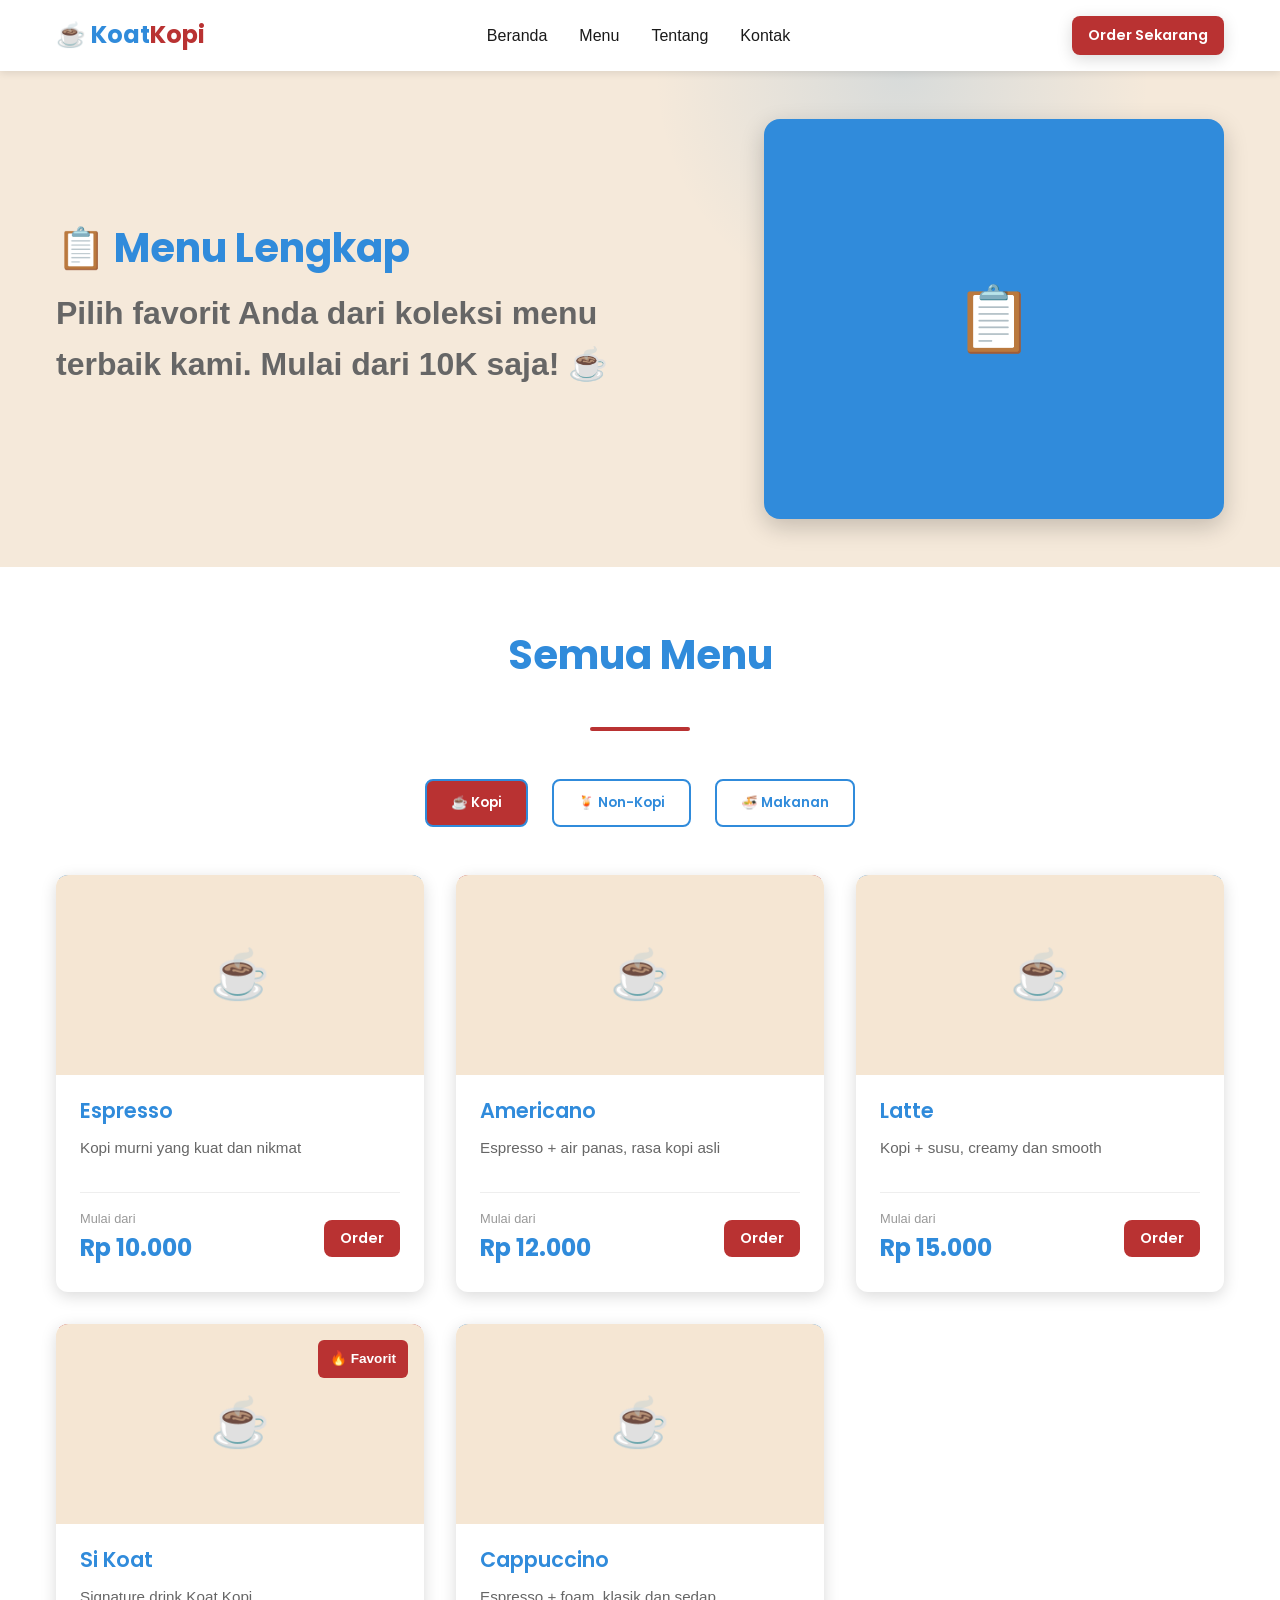
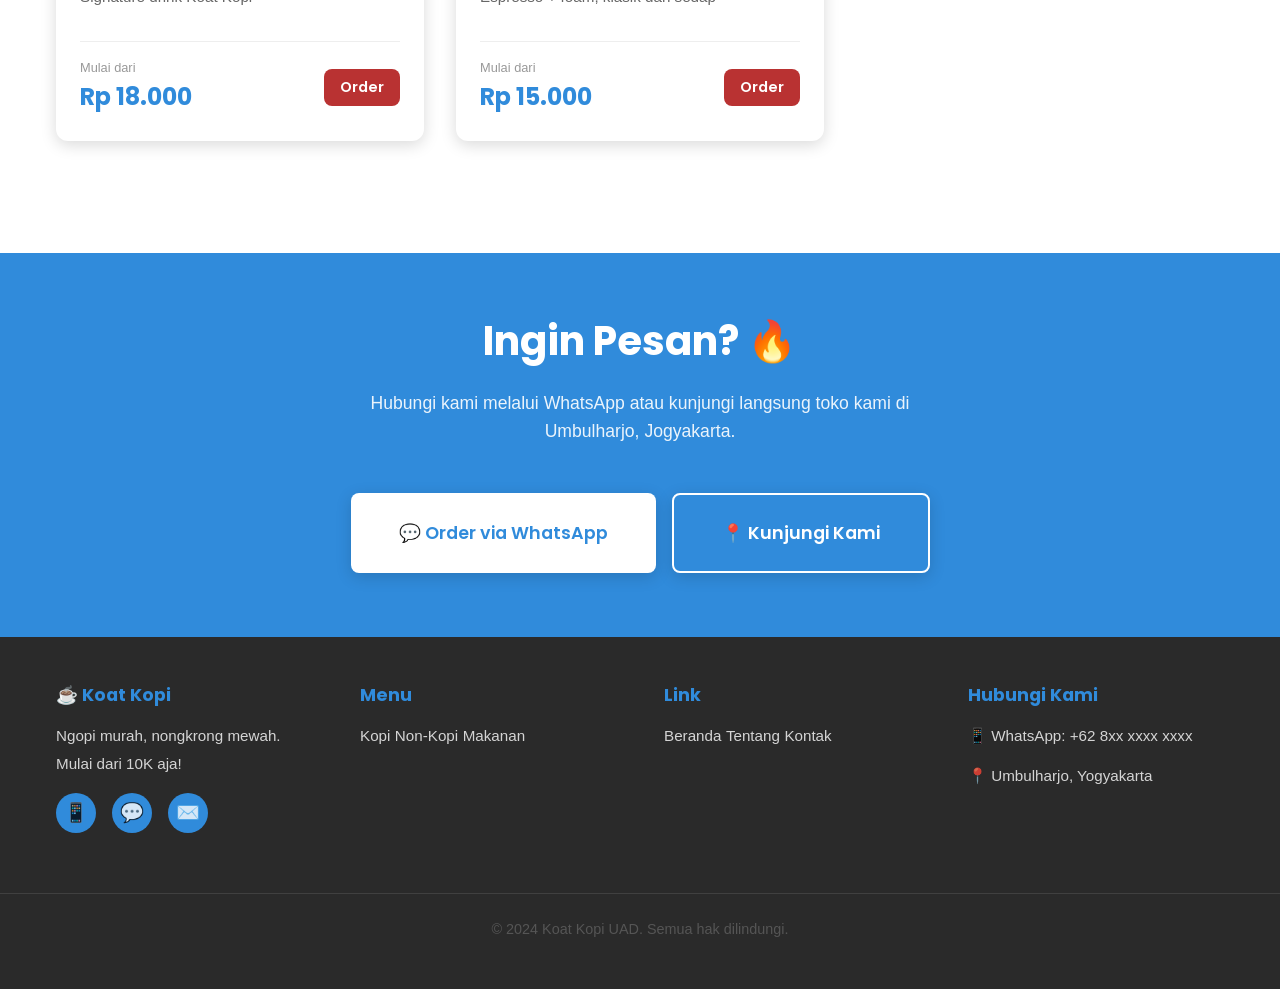
<file: menu.html>
<!DOCTYPE html>
<html lang="id">

<head>
  <meta charset="UTF-8">
  <meta name="viewport" content="width=device-width, initial-scale=1.0">
  <meta name="description" content="Menu lengkap Koat Kopi UAD - Kopi, Non-Kopi, dan Makanan dengan harga terjangkau">
  <title>Menu Koat Kopi | Koat Kopi UAD</title>
  <link rel="icon" type="image/x-icon" href="assets/images/logo.png">
  <link rel="preconnect" href="https://fonts.googleapis.com">
  <link rel="preconnect" href="https://fonts.gstatic.com" crossorigin>
  <link href="https://fonts.googleapis.com/css2?family=Poppins:wght@400;500;600;700&family=Montserrat:wght@700&display=swap" rel="stylesheet">
  <link rel="stylesheet" href="assets/css/style.css">
  <link rel="stylesheet" href="assets/css/responsive.css">
</head>

<body>
  <!-- Hidden elements untuk menyimpan nomor WhatsApp dan username Instagram -->
  <div id="whatsapp-number" style="display: none;">08895880118</div>
  <div id="instagram-username" style="display: none;">koatkopi</div>

  <!-- Navigation -->
  <nav>
    <div class="container">
      <div class="navbar-brand">
        ☕ Koat<span>Kopi</span>
      </div>
      <ul class="navbar-menu">
        <li><a href="index.html">Beranda</a></li>
        <li><a href="#menu-section">Menu</a></li>
        <li><a href="about.html">Tentang</a></li>
        <li><a href="contact.html">Kontak</a></li>
      </ul>
      <div class="navbar-cta">
        <button class="mobile-toggle">☰</button>
        <a href="contact.html" class="btn btn-primary btn-small">Order Sekarang</a>
      </div>
    </div>
  </nav>

  <!-- Hero Section -->
  <section class="hero" style="padding: 3rem 0;">
    <div class="container">
      <div class="hero-content">
        <h1 style="font-size: 2.5rem;">📋 Menu Lengkap</h1>
        <p>Pilih favorit Anda dari koleksi menu terbaik kami. Mulai dari 10K saja! ☕</p>
      </div>
      <div class="hero-image">📋</div>
    </div>
  </section>

  <!-- Menu Section -->
  <section class="menu section" id="menu-section">
    <div class="container">
      <div class="section-title">
        <h2>Semua Menu</h2>
      </div>

      <div class="menu-categories">
        <button class="menu-category-btn" data-category="coffee">☕ Kopi</button>
        <button class="menu-category-btn" data-category="nonCoffee">🍹 Non-Kopi</button>
        <button class="menu-category-btn" data-category="food">🍜 Makanan</button>
      </div>

      <div class="menu-items">
        <!-- Dynamically filled by menu.js -->
      </div>
    </div>
  </section>

  <!-- CTA Section -->
  <section class="cta section">
    <div class="container">
      <h2>Ingin Pesan? 🔥</h2>
      <p>Hubungi kami melalui WhatsApp atau kunjungi langsung toko kami di Umbulharjo, Jogyakarta.</p>
      <div class="cta-buttons">
        <button type="button" class="btn btn-primary btn-large" data-whatsapp data-message="Halo Koat Kopi! Saya ingin memesan...">
          💬 Order via WhatsApp
        </button>
        <a href="contact.html" class="btn btn-primary btn-large" style="background-color: transparent; color: white; border: 2px solid white;">
          📍 Kunjungi Kami
        </a>
      </div>
    </div>
  </section>

  <!-- Footer -->
  <footer>
    <div class="container">
      <div class="footer-section">
        <h4>☕ Koat Kopi</h4>
        <p>Ngopi murah, nongkrong mewah. Mulai dari 10K aja!</p>
        <div class="footer-social">
          <a href="#" data-instagram title="Instagram">📱</a>
          <a href="#" data-whatsapp title="WhatsApp">💬</a>
          <a href="#" title="Email">✉️</a>
        </div>
      </div>

      <div class="footer-section">
        <h4>Menu</h4>
        <a href="#menu-section">Kopi</a>
        <a href="#menu-section">Non-Kopi</a>
        <a href="#menu-section">Makanan</a>
      </div>

      <div class="footer-section">
        <h4>Link</h4>
        <a href="index.html">Beranda</a>
        <a href="about.html">Tentang</a>
        <a href="contact.html">Kontak</a>
      </div>

      <div class="footer-section">
        <h4>Hubungi Kami</h4>
        <p>📱 WhatsApp: <a href="https://wa.me/628xxxxxxxx">+62 8xx xxxx xxxx</a></p>
        <p>📍 Umbulharjo, Yogyakarta</p>
      </div>
    </div>

    <div class="footer-bottom">
      <p>&copy; 2024 Koat Kopi UAD. Semua hak dilindungi.</p>
    </div>
  </footer>

  <button class="scroll-to-top" style="display: none; position: fixed; bottom: 30px; right: 30px; width: 50px; height: 50px; background-color: #6F4E37; color: white; border: none; border-radius: 50%; font-size: 1.5rem; cursor: pointer; box-shadow: 0 4px 12px rgba(0,0,0,0.2); z-index: 999;">
    ⬆️
  </button>

  <script src="assets/js/main.js"></script>
  <script src="assets/js/menu.js"></script>
</body>

</html>
</file>
<file: assets/css/style.css>
/* ================================
   KOAT KOPI - MAIN STYLESHEET
   Warm Coffee Street Vibes 🔥
================================ */

:root {
  /* Color Palette */
  --color-coffee: #308BDB;
  --color-cream: #F5E6D3;
  --color-blue: #308BDB;
  --color-red-accent: #B93232;
  --color-dark: #1a1a1a;
  --color-light: #F9F7F4;
  
  /* Spacing */
  --spacing-xs: 8px;
  --spacing-sm: 12px;
  --spacing-md: 16px;
  --spacing-lg: 24px;
  --spacing-xl: 32px;
  --spacing-2xl: 48px;
  --spacing-3xl: 64px;
  
  /* Typography */
  --font-heading: 'Poppins', 'Montserrat', sans-serif;
  --font-body: 'Segoe UI', 'Roboto', sans-serif;
  
  /* Shadows */
  --shadow-sm: 0 2px 8px rgba(0, 0, 0, 0.1);
  --shadow-md: 0 4px 16px rgba(0, 0, 0, 0.15);
  --shadow-lg: 0 8px 24px rgba(0, 0, 0, 0.2);
  
  /* Transitions */
  --transition: all 0.3s cubic-bezier(0.25, 0.46, 0.45, 0.94);
}

/* ================================
   RESET & BASE STYLES
================================ */

* {
  margin: 0;
  padding: 0;
  box-sizing: border-box;
}

html {
  scroll-behavior: smooth;
}

body {
  font-family: var(--font-body);
  color: var(--color-dark);
  background-color: var(--color-light);
  line-height: 1.6;
}

/* ================================
   TYPOGRAPHY
================================ */

h1, h2, h3, h4, h5, h6 {
  font-family: var(--font-heading);
  font-weight: 700;
  line-height: 1.2;
  margin-bottom: var(--spacing-md);
}

h1 {
  font-size: 3.5rem;
  color: var(--color-coffee);
}

h2 {
  font-size: 2.5rem;
  color: var(--color-coffee);
}

h3 {
  font-size: 1.75rem;
  color: var(--color-coffee);
}

p {
  margin-bottom: var(--spacing-md);
  color: #555;
}

a {
  color: var(--color-blue);
  text-decoration: none;
  transition: var(--transition);
}

a:hover {
  color: var(--color-coffee);
}

/* ================================
   BUTTONS
================================ */

.btn {
  display: inline-block;
  padding: var(--spacing-sm) var(--spacing-lg);
  border: none;
  border-radius: 8px;
  font-family: var(--font-heading);
  font-weight: 600;
  font-size: 1rem;
  cursor: pointer;
  transition: var(--transition);
  text-align: center;
  white-space: nowrap;
}

.btn-primary {
  background-color: var(--color-red-accent);

  color: white;
  box-shadow: var(--shadow-md);
}

.btn-primary:hover {
  background-color: var(--color-red-accent);
  transform: translateY(-2px);
  box-shadow: var(--shadow-lg);
}

.btn-secondary {
  background-color: var(--color-blue);
  color: white;
  box-shadow: var(--shadow-md);
}

.btn-secondary:hover {
  background-color: #8A2525;
  transform: translateY(-2px);
  box-shadow: var(--shadow-lg);
}

.btn-outline {
  background-color: transparent;
  color: var(--color-coffee);
  border: 2px solid var(--color-coffee);
}

.btn-outline:hover {
  background-color: var(--color-coffee);
  color: white;
}

.btn-small {
  padding: var(--spacing-xs) var(--spacing-md);
  font-size: 0.9rem;
}

.btn-large {
  padding: var(--spacing-lg) var(--spacing-2xl);
  font-size: 1.1rem;
}

/* ================================
   CONTAINER & LAYOUT
================================ */

.container {
  max-width: 1200px;
  margin: 0 auto;
  padding: 0 var(--spacing-md);
}

.section {
  padding: var(--spacing-3xl) 0;
}

.section-title {
  text-align: center;
  margin-bottom: var(--spacing-2xl);
  position: relative;
  display: inline-block;
  width: 100%;
}

.section-title h2 {
  display: inline-block;
  padding-bottom: var(--spacing-md);
}

.section-title::after {
  content: '';
  display: block;
  width: 100px;
  height: 4px;
  background: var(--color-red-accent);
  margin: var(--spacing-md) auto 0;
  border-radius: 2px;
}

/* ================================
   NAVBAR
================================ */

nav {
  background-color: white;
  box-shadow: var(--shadow-sm);
  position: sticky;
  top: 0;
  z-index: 100;
}

nav .container {
  display: flex;
  justify-content: space-between;
  align-items: center;
  padding: var(--spacing-md);
}

.navbar-brand {
  font-family: var(--font-heading);
  font-size: 1.5rem;
  font-weight: 700;
  color: var(--color-coffee);
}

.navbar-brand span {
  color: var(--color-red-accent);
}

.navbar-menu {
  display: flex;
  list-style: none;
  gap: var(--spacing-xl);
}

.navbar-menu a {
  color: var(--color-dark);
  font-weight: 500;
  position: relative;
}

.navbar-menu a::after {
  content: '';
  position: absolute;
  bottom: -5px;
  left: 0;
  width: 0;
  height: 2px;
  background-color: var(--color-red-accent);
  transition: width 0.3s;
}

.navbar-menu a:hover::after {
  width: 100%;
}

.navbar-cta {
  display: flex;
  gap: var(--spacing-md);
}

.mobile-toggle {
  display: none;
  background: none;
  border: none;
  font-size: 1.5rem;
  cursor: pointer;
}

/* ================================
   HERO SECTION
================================ */

.hero {
  background: #F5E9DA;
  padding: var(--spacing-3xl) 0;
  position: relative;
  overflow: hidden;
}

.hero::before {
  content: '';
  position: absolute;
  top: -50%;
  right: 10%;
  width: 500px;
  height: 500px;
  background: radial-gradient(circle, rgba(48, 139, 219, 0.15) 0%, transparent 70%);
  border-radius: 50%;
}

.hero .container {
  display: grid;
  grid-template-columns: 1fr 1fr;
  gap: var(--spacing-2xl);
  align-items: center;
  position: relative;
  z-index: 1;
}

.hero-content h1 {
  font-size: 3.5rem;
  line-height: 1.2;
  margin-bottom: var(--spacing-md);
  color: var(--color-coffee);
}

.hero-content p {
  font-size: 2rem;
  color: #666;
  margin-bottom: var(--spacing-lg);
  font-weight: bold;
}

.hero-content p1 {
  font-size: 1.5rem;
  color: #666;
  margin-bottom: 100px;
  padding-bottom: 100px;
  
}

.hero-subtitle {
  font-size: 1.5rem;
  color: var(--color-red-accent);
  font-weight: 600;
  margin-bottom: var(--spacing-lg);
}

.hero .cta-buttons {
  display: flex;
  gap: var(--spacing-md);
  flex-wrap: wrap;
}

.hero-image {
  position: relative;
  height: 400px;
  background: var(--color-cream);
  background: var(--color-blue);
  border-radius: 16px;
  overflow: hidden;
  display: flex;
  align-items: center;
  justify-content: center;
  color: white;
  font-size: 4rem;
  box-shadow: var(--shadow-lg);
  margin-left: 100px;
}

/* ================================
   MENU SECTION
================================ */

.menu {
  background-color: white;
}

.menu-categories {
  display: flex;
  justify-content: center;
  gap: var(--spacing-lg);
  margin-bottom: var(--spacing-2xl);
  flex-wrap: wrap;
}

.menu-category-btn {
  padding: var(--spacing-sm) var(--spacing-lg);
  border: 2px solid var(--color-blue);
  background-color: white;
  color: var(--color-blue);
  border-radius: 8px;
  cursor: pointer;
  font-family: var(--font-heading);
  font-weight: 600;
  transition: var(--transition);
}

.menu-category-btn:hover,
.menu-category-btn.active {
  background-color: #B93232;
  color: white;
}

.menu-items {
  display: grid;
  grid-template-columns: repeat(auto-fit, minmax(280px, 1fr));
  gap: var(--spacing-xl);
  margin-bottom: var(--spacing-2xl);
}

.menu-card {
  background-color: white;
  border-radius: 12px;
  overflow: hidden;
  box-shadow: var(--shadow-md);
  transition: var(--transition);
  position: relative;
}

.menu-card::before {
  content: '';
  position: absolute;
  top: 0;
  left: 0;
  right: 0;
  height: 4px;
  background: var(--color-blue);
}

.menu-card:nth-child(2n)::before {
  background: var(--color-red-accent);
}

.menu-card:hover {
  transform: translateY(-8px);
  box-shadow: var(--shadow-lg);
}

.menu-card-image {
  width: 100%;
  height: 200px;
  background: var(--color-cream);
  display: flex;
  align-items: center;
  justify-content: center;
  font-size: 3rem;
  position: relative;
  overflow: hidden;
}

.menu-card-badge {
  position: absolute;
  top: var(--spacing-md);
  right: var(--spacing-md);
  background-color: #B93232;
  color: white;
  padding: var(--spacing-xs) var(--spacing-sm);
  border-radius: 6px;
  font-size: 0.85rem;
  font-weight: 600;
}

.menu-card-content {
  padding: var(--spacing-lg);
}

.menu-card-name {
  font-family: var(--font-heading);
  font-size: 1.3rem;
  font-weight: 600;
  color: var(--color-blue);
  margin-bottom: var(--spacing-sm);
}

.menu-card-desc {
  font-size: 0.95rem;
  color: #666;
  margin-bottom: var(--spacing-md);
  min-height: 40px;
}

.menu-card-footer {
  display: flex;
  justify-content: space-between;
  align-items: center;
  border-top: 1px solid #eee;
  padding-top: var(--spacing-md);
}

.menu-card-price {
  font-family: var(--font-heading);
  font-size: 1.5rem;
  font-weight: 700;
  color: var(--color-blue);
}

.menu-card-price-label {
  font-size: 0.8rem;
  color: #999;
  display: block;
}

.menu-card .btn-small {
  background-color: var(--color-red-accent);
  color: white;
}

/* ================================
   BESTSELLER SECTION
================================ */

.bestsellers {
  background: var(--color-red-accent);
  color: white;
}

.bestsellers .section-title h2,
.bestsellers .section-title::after {
  color: white;
}

.bestsellers .section-title::after {
  background: linear-gradient(90deg, var(--color-cream), var(--color-blue));
}

.bestseller-cards {
  display: grid;
  grid-template-columns: repeat(auto-fit, minmax(300px, 1fr));
  gap: var(--spacing-xl);
}

.bestseller-card {
  background-color: #2a2a2a;
  backdrop-filter: blur(10px);
  border-radius: 12px;
  padding: var(--spacing-xl);
  transition: var(--transition);
  position: relative;
  overflow: hidden;
}

.bestseller-card::before {
  content: '';
  position: absolute;
  top: 0;
  left: 0;
  right: 0;
  height: 4px;
}

.bestseller-card:hover {
  transform: translateY(-4px);
  background-color: var(--color-blue);
  box-shadow: 0 8px 24px rgba(0, 0, 0, 0.2);
}

.bestseller-badge {
  display: inline-block;
  background-color: var(--color-red-accent);
  color: white;
  padding: var(--spacing-xs) var(--spacing-sm);
  border-radius: 6px;
  font-size: 0.85rem;
  font-weight: 600;
  margin-bottom: var(--spacing-md);
}

.bestseller-name {
  font-size: 1.5rem;
  font-weight: 700;
  margin-bottom: var(--spacing-sm);
  color: white;
}

.bestseller-desc {
  color: rgba(255, 255, 255, 0.9);
  margin-bottom: var(--spacing-md);
  font-size: 0.95rem;
}

.bestseller-price {
  font-size: 1.8rem;
  font-weight: 700;
  color: var(--color-cream);
  margin-bottom: var(--spacing-md);
}

.bestseller-card .btn-small {
  background-color: var(--color-red-accent);
  color: var(--color-cream);
  font-weight: 600;
}

.bestseller-card .btn-small:hover {
  transform: scale(1.05);
}

/* ================================
   LOCATION SECTION
================================ */

.location {
  background-color: white;
}

.location .container {
  display: grid;
  grid-template-columns: 1fr 1fr;
  gap: var(--spacing-2xl);
  align-items: center;
}

.location-map {
  width: 100%;
  height: 400px;
  border-radius: 12px;
  overflow: hidden;
  box-shadow: var(--shadow-lg);
}

.location-info h3 {
  margin-bottom: var(--spacing-lg);
}

.location-info-item {
  display: flex;
  gap: var(--spacing-md);
  margin-bottom: var(--spacing-lg);
  align-items: flex-start;
}

.location-icon {
  font-size: 1.5rem;
  min-width: 30px;
}

.location-text h4 {
  color: var(--color-blue);
  margin-bottom: var(--spacing-xs);
  font-size: 1.1rem;
}

.location-text p {
  font-size: 0.95rem;
  color: #666;
  margin-bottom: 0;
}

.location-hours {
  background-color: var(--color-cream);
  padding: var(--spacing-lg);
  border-radius: 8px;
  margin-top: var(--spacing-xl);
}

.location-hours h4 {
  color: var(--color-red-accent);
  margin-bottom: var(--spacing-md);
}

.hours-list {
  display: flex;
  flex-direction: column;
  gap: var(--spacing-sm);
}

.hours-item {
  display: flex;
  justify-content: space-between;
  font-size: 0.95rem;
}

.hours-item strong {
  color: var(--color-coffee);
}

/* ================================
   GALLERY SECTION
================================ */

.gallery {
  background-color: var(--color-light);
}

.gallery-grid {
  display: grid;
  grid-template-columns: repeat(auto-fit, minmax(250px, 1fr));
  gap: var(--spacing-lg);
}

.gallery-item {
  height: 250px;
  border-radius: 12px;
  overflow: hidden;
  box-shadow: var(--shadow-md);
  transition: var(--transition);
  cursor: pointer;
  background: var(--color-blue);
  display: flex;
  align-items: center;
  justify-content: center;
  font-size: 3rem;
  position: relative;
  color: white;
}

.gallery-item:nth-child(2n) {
  background: var(--color-red-accent);
}

.gallery-item:hover {
  transform: scale(1.05);
  box-shadow: var(--shadow-lg);
}

.gallery-item::after {
  content: '';
  position: absolute;
  top: 0;
  left: 0;
  right: 0;
  bottom: 0;
  background-color: rgba(0, 0, 0, 0.2);
  opacity: 0;
  transition: var(--transition);
}

.gallery-item:hover::after {
  opacity: 1;
}

/* ================================
   TESTIMONIAL SECTION
================================ */

.testimonials {
  background: white;
}

.testimonials-grid {
  display: grid;
  grid-template-columns: repeat(auto-fit, minmax(300px, 1fr));
  gap: var(--spacing-xl);
}

.testimonial-card {
  background-color: var(--color-cream);
  padding: var(--spacing-lg);
  border-radius: 12px;
  transition: var(--transition);
  border-left: 4px solid var(--color-blue);
}

.testimonial-card:nth-child(2n) {
  border-left-color: var(--color-red-accent);
}

.testimonial-card:hover {
  transform: translateY(-4px);
  box-shadow: var(--shadow-md);
}

.testimonial-rating {
  font-size: 1.2rem;
  color: #FFB800;
  margin-bottom: var(--spacing-md);
}

.testimonial-text {
  font-style: italic;
  color: #555;
  margin-bottom: var(--spacing-md);
  font-size: 0.95rem;
}

.testimonial-author {
  font-weight: 600;
  color: var(--color-coffee);
}

/* ================================
   CTA SECTION
================================ */

.cta {
  background: var(--color-blue);
  color: white;
  padding: var(--spacing-3xl) 0;
  text-align: center;
}

.cta h2 {
  color: white;
  margin-bottom: var(--spacing-lg);
}

.cta p {
  color: rgba(255, 255, 255, 0.9);
  font-size: 1.1rem;
  margin-bottom: var(--spacing-2xl);
  max-width: 600px;
  margin-left: auto;
  margin-right: auto;
}

.cta .cta-buttons {
  display: flex;
  gap: var(--spacing-md);
  justify-content: center;
  flex-wrap: wrap;
}

.cta .btn-primary {
  background-color: white;
  color: var(--color-coffee);
}

.cta .btn-primary:hover {
  background-color: var(--color-cream);
}

/* ================================
   FOOTER
================================ */

footer {
  background-color: #2a2a2a;
  color: #2a2a2a;
  padding: var(--spacing-2xl) 0;
}

footer .container {
  display: grid;
  grid-template-columns: repeat(auto-fit, minmax(250px, 1fr));
  gap: var(--spacing-2xl);
  margin-bottom: var(--spacing-2xl);
}

.footer-section h4 {
  color: var(--color-blue);
  margin-bottom: var(--spacing-md);
  font-size: 1.1rem;
}

.footer-section p,
.footer-section a {
  color: rgba(255, 255, 255, 0.8);
  font-size: 0.95rem;
  line-height: 1.8;
  margin-bottom: var(--spacing-sm);
}

.footer-section a:hover {
  color: var(--color-cream);
}

.footer-social {
  display: flex;
  gap: var(--spacing-md);
  margin-top: var(--spacing-md);
}

.footer-social a {
  display: flex;
  align-items: center;
  justify-content: center;
  width: 40px;
  height: 40px;
  border-radius: 50%;
  background-color: var(--color-blue);
  font-size: 1.2rem;
}

.footer-social a:hover {
  background-color: var(--color-red-accent);
  transform: translateY(-2px);
}

.footer-bottom {
  border-top: 1px solid rgba(255, 255, 255, 0.1);
  padding-top: var(--spacing-lg);
  text-align: center;
  font-size: 0.9rem;
  color: rgba(255, 255, 255, 0.6);
}

.footer-bottom p {
  margin-bottom: 0;
}

/* ================================
   UTILITY CLASSES
================================ */

.text-center {
  text-align: center;
}

.mt-sm { margin-top: var(--spacing-sm); }
.mt-md { margin-top: var(--spacing-md); }
.mt-lg { margin-top: var(--spacing-lg); }
.mt-xl { margin-top: var(--spacing-xl); }
.mt-2xl { margin-top: var(--spacing-2xl); }

.mb-sm { margin-bottom: var(--spacing-sm); }
.mb-md { margin-bottom: var(--spacing-md); }
.mb-lg { margin-bottom: var(--spacing-lg); }
.mb-xl { margin-bottom: var(--spacing-xl); }
.mb-2xl { margin-bottom: var(--spacing-2xl); }

.badge {
  display: inline-block;
  padding: var(--spacing-xs) var(--spacing-md);
  border-radius: 20px;
  font-size: 0.8rem;
  font-weight: 600;
}

.badge-primary {
  background-color: var(--color-coffee);
  color: white;
}

.badge-secondary {
  background-color: var(--color-blue);
  color: white;
}

.badge-danger {
  background-color: var(--color-red-accent);
  color: white;
}
</file>
<file: assets/css/responsive.css>
/* ================================
   RESPONSIVE DESIGN
   Mobile First Approach
================================ */

/* ================================
   TABLET (768px and up)
================================ */

@media (max-width: 768px) {
  :root {
    --spacing-3xl: 48px;
  }

  /* Typography */
  h1 {
    font-size: 2.5rem;
  }

  h2 {
    font-size: 1.8rem;
  }

  h3 {
    font-size: 1.5rem;
  }

  .section {
    padding: var(--spacing-2xl) 0;
  }

  /* Navbar */
  .navbar-menu {
    display: none;
    gap: var(--spacing-lg);
  }

  .navbar-menu.active {
    display: flex;
    flex-direction: column;
    position: absolute;
    top: 100%;
    left: 0;
    right: 0;
    background-color: white;
    padding: var(--spacing-lg);
    box-shadow: var(--shadow-md);
    margin-left: 100px;
  }

  .mobile-toggle {
    display: block;
  }

  /* Hero */

  @media (max-width: 768px) {
    .hero .container {
      display: grid;
      grid-template-columns: 1fr;
      gap: var(--spacing-xl);
      text-align: center;
    }

    .hero-content h1 {
      font-size: 2rem;
    }

    .hero-image {
      width: 100%;
      height: auto;
    }

    .hero-image {
      width: 100%;
      height: auto;
      aspect-ratio: 4 / 3;
      transform: none;
      margin-left: 0;
      border-radius: 16px;
    }

    .hero .cta-buttons {
      display: flex;
      flex-direction: column;
      gap: 12px;
    }

    .hero .btn {
      width: 100%;
    }
  }

  /* Menu Section */
  .menu-items {
    grid-template-columns: 1fr;
    gap: var(--spacing-lg);
  }

  .menu-categories {
    gap: var(--spacing-md);
  }

  /* Location */
  .location .container {
    grid-template-columns: 1fr;
    gap: var(--spacing-xl);
  }

  .location-map {
    height: 300px;
  }

  /* Gallery */
  .gallery-grid {
    grid-template-columns: repeat(2, 1fr);
    gap: var(--spacing-md);
  }

  .gallery-item {
    height: 200px;
  }

  /* Testimonials */
  .testimonials-grid {
    grid-template-columns: 1fr;
    gap: var(--spacing-lg);
  }

  /* CTA */
  .cta .cta-buttons {
    flex-direction: column;
  }

  .cta .btn {
    width: 100%;
  }

  /* Footer */
  footer .container {
    grid-template-columns: 1fr;
    gap: var(--spacing-xl);
  }
}

/* ================================
   MOBILE (480px and below)
================================ */

@media (max-width: 480px) {
  :root {
    --spacing-xl: 24px;
    --spacing-2xl: 32px;
  }

  /* Typography */
  h1 {
    font-size: 2rem;
  }

  h2 {
    font-size: 1.5rem;
  }

  h3 {
    font-size: 1.2rem;
  }

  p {
    font-size: 0.95rem;
  }

  .section {
    padding: var(--spacing-xl) 0;
  }

  /* Container */
  .container {
    padding: 0 var(--spacing-md);
  }

  /* Button */
  .btn {
    padding: var(--spacing-xs) var(--spacing-md);
    font-size: 0.9rem;
  }

  .btn-large {
    padding: var(--spacing-md) var(--spacing-lg);
    font-size: 1rem;
  }

  /* Navbar */
  nav .container {
    padding: var(--spacing-md);
  }

  .navbar-brand {
    font-size: 1.2rem;
  }

  /* Hero */
  .hero {
    padding: var(--spacing-2xl) 0;
  }

  .hero-content h1 {
    font-size: 1.8rem;
    margin-bottom: var(--spacing-sm);
  }

  .hero-subtitle {
    font-size: 1.1rem;
  }

  .hero-image {
    height: 250px;
    font-size: 2.5rem;
  }

  /* Menu */
  .menu-card-image {
    height: 150px;
    font-size: 2rem;
  }

  .menu-card-name {
    font-size: 1.1rem;
  }

  .menu-items {
    gap: var(--spacing-lg);
  }

  .menu-categories {
    flex-direction: column;
  }

  .menu-category-btn {
    width: 100%;
  }

  /* Bestseller */
  .bestseller-cards {
    grid-template-columns: 1fr;
    gap: var(--spacing-lg);
  }

  /* Location */
  .location-map {
    height: 250px;
  }

  .location-info-item {
    gap: var(--spacing-sm);
  }

  /* Gallery */
  .gallery-grid {
    grid-template-columns: 1fr;
  }

  .gallery-item {
    height: 180px;
    font-size: 2rem;
  }

  /* Testimonials */
  .testimonial-card {
    padding: var(--spacing-md);
  }

  /* CTA */
  .cta {
    padding: var(--spacing-2xl) 0;
  }

  .cta h2 {
    font-size: 1.5rem;
  }

  .cta p {
    font-size: 0.95rem;
  }

  /* Footer */
  .footer-section h4 {
    font-size: 1rem;
  }

  footer .container {
    gap: var(--spacing-xl);
  }
}

/* ================================
   SUPER SMALL DEVICES (360px)
================================ */

@media (max-width: 360px) {
  h1 {
    font-size: 1.5rem;
  }

  h2 {
    font-size: 1.3rem;
  }

  h3 {
    font-size: 1.1rem;
  }

  .hero-image {
    height: 200px;
    font-size: 2rem;
  }

  .menu-card {
    border-radius: 8px;
  }

  .btn {
    padding: 10px 12px;
    font-size: 0.85rem;
  }
}

/* ================================
   DARK MODE (Optional Feature)
================================ */

@media (prefers-color-scheme: dark) {
  :root {
    --color-light: #1a1a1a;
    --color-dark: #F9F7F4;
  }

  body {
    background-color: var(--color-light);
    color: var(--color-dark);
  }

  .menu {
    background-color: #2a2a2a;
  }

  .menu-card {
    background-color: #3a3a3a;
    color: var(--color-dark);
  }

  .menu-card-name {
    color: var(--color-cream);
  }

  .menu-card-desc {
    color: #aaa;
  }

  nav {
    background-color: #2a2a2a;
    color: var(--color-dark);
  }

  .navbar-menu a {
    color: var(--color-dark);
  }

  .navbar-menu.active {
    background-color: #2a2a2a;
  }

  p {
    color: #aaa;
  }

  .location-text p {
    color: #aaa;
  }

  .location {
    background-color: #2a2a2a;
  }

  .location-hours {
    background-color: rgba(111, 78, 55, 0.2);
  }

  .testimonial-card {
    background-color: rgba(111, 78, 55, 0.1);
    color: var(--color-dark);
  }

  .testimonial-text {
    color: #aaa;
  }
}

/* ================================
   PRINT STYLES
================================ */

@media print {
  .navbar-menu,
  .cta,
  footer {
    display: none;
  }

  .section {
    page-break-inside: avoid;
  }

  body {
    background-color: white;
    color: black;
  }
}

/* ================================
   HIGH RESOLUTION DISPLAYS
================================ */

@media (min-width: 1920px) {
  .container {
    max-width: 1400px;
  }

  h1 {
    font-size: 4rem;
  }

  .section {
    padding: var(--spacing-3xl) 0;
  }
}

/* ================================
   ACCESSIBILITY
================================ */

@media (prefers-reduced-motion: reduce) {
  *,
  *::before,
  *::after {
    animation-duration: 0.01ms !important;
    animation-iteration-count: 1 !important;
    transition-duration: 0.01ms !important;
    scroll-behavior: auto !important;
  }
}

/* ================================
   LANDSCAPE ORIENTATION (Mobile)
================================ */

@media (max-height: 600px) and (orientation: landscape) {
  .hero {
    padding: var(--spacing-xl) 0;
  }

  .hero .container {
    gap: var(--spacing-lg);
  }

  .hero-image {
    height: 250px;
  }

  .section {
    padding: var(--spacing-xl) 0;
  }
}
</file>
